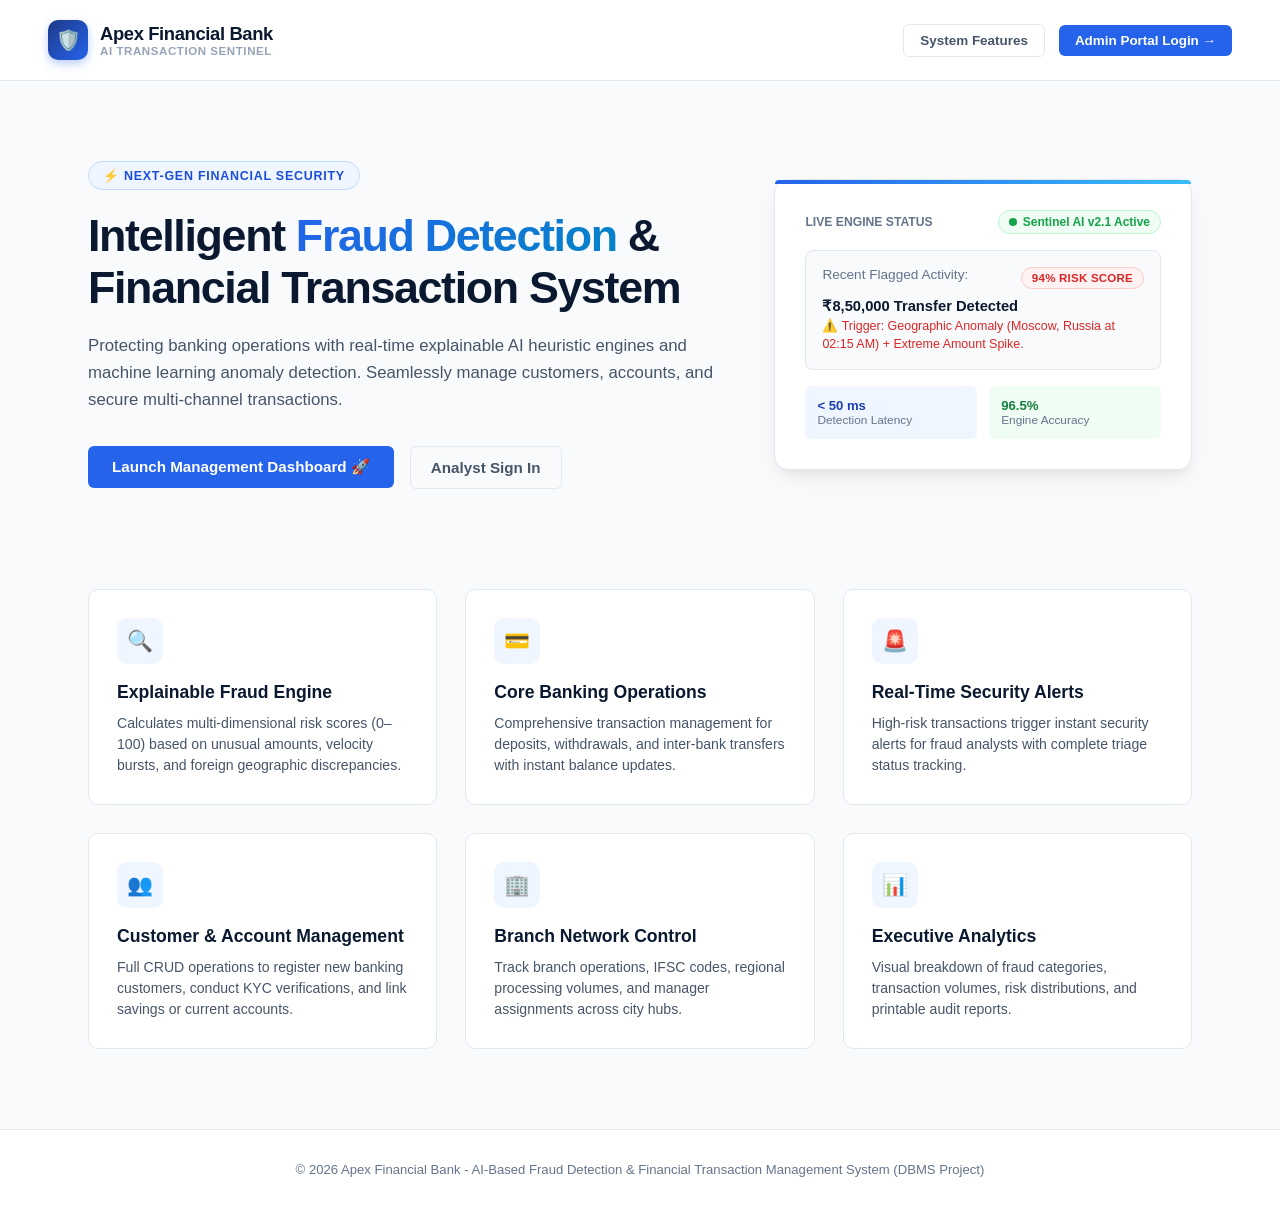
<file: index.html>
<!DOCTYPE html>
<html lang="en">
<head>
    <meta charset="UTF-8">
    <meta name="viewport" content="width=device-width, initial-scale=1.0">
    <title>Apex Bank | AI-Based Fraud Detection & Financial Management</title>
    <link rel="stylesheet" href="static/css/style.css">
    <link rel="stylesheet" href="static/css/components.css">
</head>
<body style="display: block;">

    <!-- Top Navigation -->
    <header class="landing-nav">
        <a href="index.html" class="brand-logo">
            <div class="brand-icon">🛡️</div>
            <div class="brand-text">
                <h1>Apex Financial Bank</h1>
                <p>AI Transaction Sentinel</p>
            </div>
        </a>
        <div style="display: flex; gap: 14px; align-items: center;">
            <a href="#features" class="btn btn-outline">System Features</a>
            <a href="login.html" class="btn btn-primary">Admin Portal Login →</a>
        </div>
    </header>

    <!-- Hero Section -->
    <section class="landing-hero">
        <div>
            <div class="hero-tag">⚡ Next-Gen Financial Security</div>
            <h1 class="hero-title">
                Intelligent <span>Fraud Detection</span> & Financial Transaction System
            </h1>
            <p class="hero-subtitle">
                Protecting banking operations with real-time explainable AI heuristic engines and machine learning anomaly detection. Seamlessly manage customers, accounts, and secure multi-channel transactions.
            </p>
            <div class="hero-cta">
                <a href="dashboard.html" class="btn btn-primary" style="padding: 12px 24px; font-size: 0.95rem;">
                    Launch Management Dashboard 🚀
                </a>
                <a href="login.html" class="btn btn-outline" style="padding: 12px 20px; font-size: 0.95rem;">
                    Analyst Sign In
                </a>
            </div>
        </div>

        <!-- Live Simulation Card -->
        <div class="hero-card">
            <div style="display: flex; justify-content: space-between; align-items: center; margin-bottom: 16px;">
                <span style="font-size: 0.76rem; font-weight: 700; text-transform: uppercase; color: #64748b;">Live Engine Status</span>
                <span class="live-indicator"><span class="pulse-dot"></span> Sentinel AI v2.1 Active</span>
            </div>
            <div style="background: #f8fafc; border-radius: 8px; padding: 16px; margin-bottom: 16px; border: 1px solid #e2e8f0;">
                <div style="display: flex; justify-content: space-between; font-size: 0.85rem; margin-bottom: 8px;">
                    <span style="color: #64748b;">Recent Flagged Activity:</span>
                    <span class="badge badge-high">94% Risk Score</span>
                </div>
                <div style="font-size: 0.92rem; font-weight: 700; color: #0a192f; margin-bottom: 4px;">
                    ₹8,50,000 Transfer Detected
                </div>
                <p style="font-size: 0.78rem; color: #dc2626; line-height: 1.4;">
                    ⚠️ Trigger: Geographic Anomaly (Moscow, Russia at 02:15 AM) + Extreme Amount Spike.
                </p>
            </div>
            <div style="display: grid; grid-template-columns: 1fr 1fr; gap: 12px; font-size: 0.82rem;">
                <div style="background: #eff6ff; padding: 12px; border-radius: 6px;">
                    <div style="color: #1e40af; font-weight: 700;">&lt; 50 ms</div>
                    <div style="color: #64748b; font-size: 0.74rem;">Detection Latency</div>
                </div>
                <div style="background: #f0fdf4; padding: 12px; border-radius: 6px;">
                    <div style="color: #15803d; font-weight: 700;">96.5%</div>
                    <div style="color: #64748b; font-size: 0.74rem;">Engine Accuracy</div>
                </div>
            </div>
        </div>
    </section>

    <!-- Features Section -->
    <section id="features" class="feature-grid">
        <div class="feature-card">
            <div class="feature-icon">🔍</div>
            <h3>Explainable Fraud Engine</h3>
            <p>Calculates multi-dimensional risk scores (0–100) based on unusual amounts, velocity bursts, and foreign geographic discrepancies.</p>
        </div>
        <div class="feature-card">
            <div class="feature-icon">💳</div>
            <h3>Core Banking Operations</h3>
            <p>Comprehensive transaction management for deposits, withdrawals, and inter-bank transfers with instant balance updates.</p>
        </div>
        <div class="feature-card">
            <div class="feature-icon">🚨</div>
            <h3>Real-Time Security Alerts</h3>
            <p>High-risk transactions trigger instant security alerts for fraud analysts with complete triage status tracking.</p>
        </div>
        <div class="feature-card">
            <div class="feature-icon">👥</div>
            <h3>Customer & Account Management</h3>
            <p>Full CRUD operations to register new banking customers, conduct KYC verifications, and link savings or current accounts.</p>
        </div>
        <div class="feature-card">
            <div class="feature-icon">🏢</div>
            <h3>Branch Network Control</h3>
            <p>Track branch operations, IFSC codes, regional processing volumes, and manager assignments across city hubs.</p>
        </div>
        <div class="feature-card">
            <div class="feature-icon">📊</div>
            <h3>Executive Analytics</h3>
            <p>Visual breakdown of fraud categories, transaction volumes, risk distributions, and printable audit reports.</p>
        </div>
    </section>

    <!-- Footer -->
    <footer style="border-top: 1px solid #e2e8f0; padding: 32px 48px; text-align: center; font-size: 0.82rem; color: #64748b; background: white;">
        <p>© 2026 Apex Financial Bank - AI-Based Fraud Detection & Financial Transaction Management System (DBMS Project)</p>
    </footer>

</body>
</html>
</file>
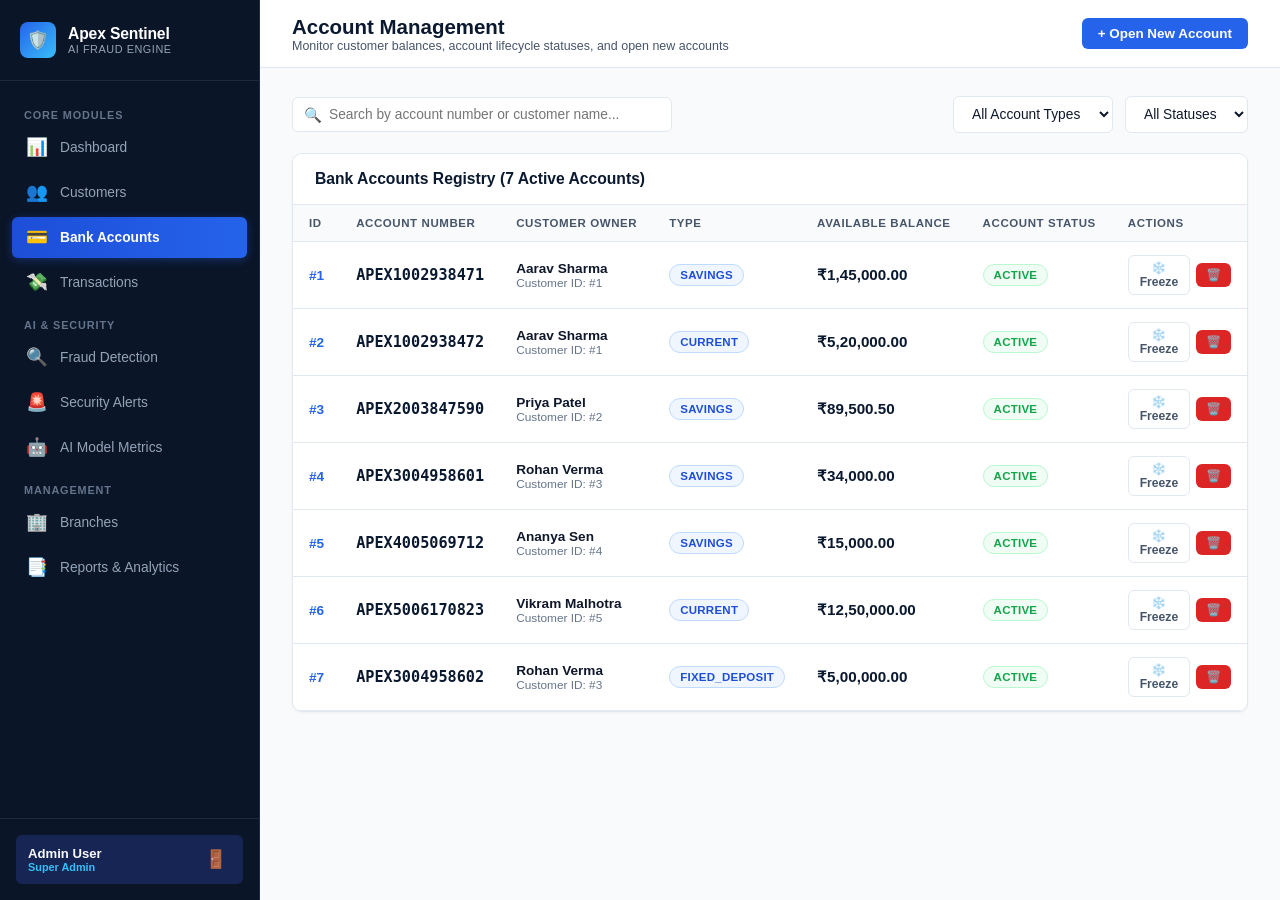
<file: accounts.html>
<!DOCTYPE html>
<html lang="en">
<head>
    <meta charset="UTF-8">
    <meta name="viewport" content="width=device-width, initial-scale=1.0">
    <title>Account Management | Apex Banking Sentinel</title>
    <link rel="stylesheet" href="static/css/style.css">
    <link rel="stylesheet" href="static/css/components.css">
</head>
<body>

    <div class="app-container">
        <!-- Sidebar Navigation -->
        <aside class="app-sidebar">
            <div class="sidebar-header">
                <div class="logo-badge">🛡️</div>
                <div>
                    <h2>Apex Sentinel</h2>
                    <p>AI Fraud Engine</p>
                </div>
            </div>

            <nav class="sidebar-nav">
                <div class="nav-section-title">Core Modules</div>
                <a href="dashboard.html" class="nav-link">
                    <span class="nav-icon">📊</span>
                    <span>Dashboard</span>
                </a>
                <a href="customers.html" class="nav-link">
                    <span class="nav-icon">👥</span>
                    <span>Customers</span>
                </a>
                <a href="accounts.html" class="nav-link active">
                    <span class="nav-icon">💳</span>
                    <span>Bank Accounts</span>
                </a>
                <a href="transactions.html" class="nav-link">
                    <span class="nav-icon">💸</span>
                    <span>Transactions</span>
                </a>

                <div class="nav-section-title">AI & Security</div>
                <a href="fraud-detection.html" class="nav-link">
                    <span class="nav-icon">🔍</span>
                    <span>Fraud Detection</span>
                </a>
                <a href="alerts.html" class="nav-link">
                    <span class="nav-icon">🚨</span>
                    <span>Security Alerts</span>
                </a>
                <a href="ai-models.html" class="nav-link">
                    <span class="nav-icon">🤖</span>
                    <span>AI Model Metrics</span>
                </a>

                <div class="nav-section-title">Management</div>
                <a href="branches.html" class="nav-link">
                    <span class="nav-icon">🏢</span>
                    <span>Branches</span>
                </a>
                <a href="reports.html" class="nav-link">
                    <span class="nav-icon">📑</span>
                    <span>Reports & Analytics</span>
                </a>
            </nav>

            <div class="sidebar-footer">
                <div class="user-profile-badge">
                    <div class="user-info">
                        <div class="name" id="user-display-name">Admin User</div>
                        <div class="role" id="user-display-role">Super Admin</div>
                    </div>
                    <button class="logout-btn" title="Sign Out" onclick="DB_STORE.logout()">🚪</button>
                </div>
            </div>
        </aside>

        <!-- Main Body -->
        <main class="app-main">
            <!-- Top Navbar -->
            <header class="top-navbar">
                <div class="page-title">
                    <h1>Account Management</h1>
                    <p>Monitor customer balances, account lifecycle statuses, and open new accounts</p>
                </div>
                <div class="navbar-actions">
                    <button class="btn btn-primary" onclick="openAccountModal()">
                        + Open New Account
                    </button>
                </div>
            </header>

            <div class="content-container">
                <!-- Toolbar: Search and Filter -->
                <div class="toolbar-bar">
                    <div class="search-input-wrapper">
                        <span class="search-icon">🔍</span>
                        <input type="text" id="account-search" placeholder="Search by account number or customer name..." oninput="filterAccounts()">
                    </div>
                    <div style="display: flex; gap: 12px; align-items: center;">
                        <select id="type-filter" class="filter-select" onchange="filterAccounts()">
                            <option value="ALL">All Account Types</option>
                            <option value="SAVINGS">Savings Account</option>
                            <option value="CURRENT">Current Account</option>
                            <option value="FIXED_DEPOSIT">Fixed Deposit</option>
                        </select>
                        <select id="status-filter" class="filter-select" onchange="filterAccounts()">
                            <option value="ALL">All Statuses</option>
                            <option value="ACTIVE">ACTIVE</option>
                            <option value="FROZEN">FROZEN</option>
                            <option value="DORMANT">DORMANT</option>
                        </select>
                    </div>
                </div>

                <!-- Account Table Card -->
                <div class="card">
                    <div class="card-header">
                        <h3>Bank Accounts Registry (<span id="account-count">0</span> Active Accounts)</h3>
                    </div>
                    <div class="table-responsive">
                        <table class="data-table">
                            <thead>
                                <tr>
                                    <th>ID</th>
                                    <th>Account Number</th>
                                    <th>Customer Owner</th>
                                    <th>Type</th>
                                    <th>Available Balance</th>
                                    <th>Account Status</th>
                                    <th>Actions</th>
                                </tr>
                            </thead>
                            <tbody id="accounts-tbody">
                                <!-- Populated dynamically -->
                            </tbody>
                        </table>
                    </div>
                </div>
            </div>
        </main>
    </div>

    <!-- Account Modal (Open New Account / Edit) -->
    <div class="modal-overlay" id="account-modal">
        <div class="modal-content">
            <div class="modal-header">
                <h4 id="account-modal-title">Open New Bank Account</h4>
                <button class="modal-close" onclick="closeAccountModal()">✕</button>
            </div>
            <form id="account-form" onsubmit="saveAccount(event)">
                <div class="modal-body">
                    <input type="hidden" id="edit-account-id">

                    <div class="form-group">
                        <label for="acc-customer-id">Select Customer Owner *</label>
                        <select id="acc-customer-id" class="form-control" required>
                            <!-- Populated with customer list -->
                        </select>
                    </div>

                    <div class="form-row">
                        <div class="form-group">
                            <label for="acc-type">Account Type *</label>
                            <select id="acc-type" class="form-control" required>
                                <option value="SAVINGS">SAVINGS</option>
                                <option value="CURRENT">CURRENT</option>
                                <option value="FIXED_DEPOSIT">FIXED DEPOSIT</option>
                            </select>
                        </div>
                        <div class="form-group">
                            <label for="acc-balance">Initial Deposit (₹) *</label>
                            <input type="number" id="acc-balance" class="form-control" min="0" step="100" placeholder="e.g. 50000" required>
                        </div>
                    </div>

                    <div class="form-group">
                        <label for="acc-status">Account Operational Status</label>
                        <select id="acc-status" class="form-control">
                            <option value="ACTIVE" selected>ACTIVE</option>
                            <option value="FROZEN">FROZEN (Security Hold)</option>
                            <option value="DORMANT">DORMANT</option>
                            <option value="CLOSED">CLOSED</option>
                        </select>
                    </div>
                </div>
                <div class="modal-footer">
                    <button type="button" class="btn btn-outline" onclick="closeAccountModal()">Cancel</button>
                    <button type="submit" class="btn btn-primary">Save Account</button>
                </div>
            </form>
        </div>
    </div>

    <script src="static/js/data-store.js"></script>
    <script src="static/js/api.js"></script>
    <script>
        let allAccounts = [];

        function renderAccounts(list) {
            const tbody = document.getElementById('accounts-tbody');
            document.getElementById('account-count').textContent = list.length;

            if (list.length === 0) {
                tbody.innerHTML = `<tr><td colspan="7" style="text-align:center; padding: 32px; color: #94a3b8;">No matching account records found.</td></tr>`;
                return;
            }

            tbody.innerHTML = list.map(a => `
                <tr>
                    <td style="font-weight: 700; color: #2563eb;">#${a.account_id}</td>
                    <td>
                        <div style="font-family: monospace; font-size: 0.95rem; font-weight: 700; color: #0a192f;">${a.account_number}</div>
                    </td>
                    <td>
                        <div style="font-weight: 600;">${a.customer_name}</div>
                        <div style="font-size: 0.74rem; color: #64748b;">Customer ID: #${a.customer_id}</div>
                    </td>
                    <td><span class="badge badge-blue">${a.account_type}</span></td>
                    <td style="font-weight: 800; color: #0a192f; font-size: 0.95rem;">
                        ${UI.formatCurrency(a.balance)}
                    </td>
                    <td>
                        ${a.account_status === 'ACTIVE' ? '<span class="badge badge-low">Active</span>' : 
                         (a.account_status === 'FROZEN' ? '<span class="badge badge-high">Frozen</span>' : '<span class="badge badge-gray">' + a.account_status + '</span>')}
                    </td>
                    <td>
                        <div class="action-buttons">
                            <button class="btn btn-outline btn-sm" onclick="toggleFreeze(${a.account_id}, '${a.account_status}')" title="Toggle Freeze">
                                ${a.account_status === 'FROZEN' ? '🔓 Unfreeze' : '❄️ Freeze'}
                            </button>
                            <button class="btn btn-danger btn-sm" onclick="deleteAccount(${a.account_id})" title="Delete Account">🗑️</button>
                        </div>
                    </td>
                </tr>
            `).join('');
        }

        function loadAccounts() {
            allAccounts = DB_STORE.getAccounts();
            filterAccounts();
            populateCustomerSelect();
        }

        function populateCustomerSelect() {
            const customers = DB_STORE.getCustomers();
            const select = document.getElementById('acc-customer-id');
            select.innerHTML = customers.map(c => `<option value="${c.customer_id}">${c.name} (${c.email})</option>`).join('');
        }

        function filterAccounts() {
            const query = document.getElementById('account-search').value.toLowerCase().trim();
            const type = document.getElementById('type-filter').value;
            const status = document.getElementById('status-filter').value;

            const filtered = allAccounts.filter(a => {
                const matchesQuery = a.account_number.toLowerCase().includes(query) || 
                                     a.customer_name.toLowerCase().includes(query);
                const matchesType = (type === 'ALL') || (a.account_type === type);
                const matchesStatus = (status === 'ALL') || (a.account_status === status);
                return matchesQuery && matchesType && matchesStatus;
            });

            renderAccounts(filtered);
        }

        function openAccountModal() {
            document.getElementById('account-modal').classList.add('active');
        }

        function closeAccountModal() {
            document.getElementById('account-modal').classList.remove('active');
            document.getElementById('account-form').reset();
            document.getElementById('edit-account-id').value = '';
        }

        function saveAccount(e) {
            e.preventDefault();
            const accountData = {
                customer_id: document.getElementById('acc-customer-id').value,
                account_type: document.getElementById('acc-type').value,
                balance: parseFloat(document.getElementById('acc-balance').value),
                account_status: document.getElementById('acc-status').value
            };

            DB_STORE.addAccount(accountData);
            UI.showToast('New bank account opened successfully!', 'success');
            closeAccountModal();
            loadAccounts();
        }

        function toggleFreeze(id, currentStatus) {
            const newStatus = currentStatus === 'FROZEN' ? 'ACTIVE' : 'FROZEN';
            DB_STORE.updateAccount(id, { account_status: newStatus });
            UI.showToast(`Account status updated to ${newStatus}.`, newStatus === 'FROZEN' ? 'warning' : 'success');
            loadAccounts();
        }

        function deleteAccount(id) {
            if (confirm('Are you sure you want to close and delete this account?')) {
                DB_STORE.deleteAccount(id);
                UI.showToast('Account deleted.', 'info');
                loadAccounts();
            }
        }

        // Initialize page
        loadAccounts();
    </script>
</body>
</html>
</file>
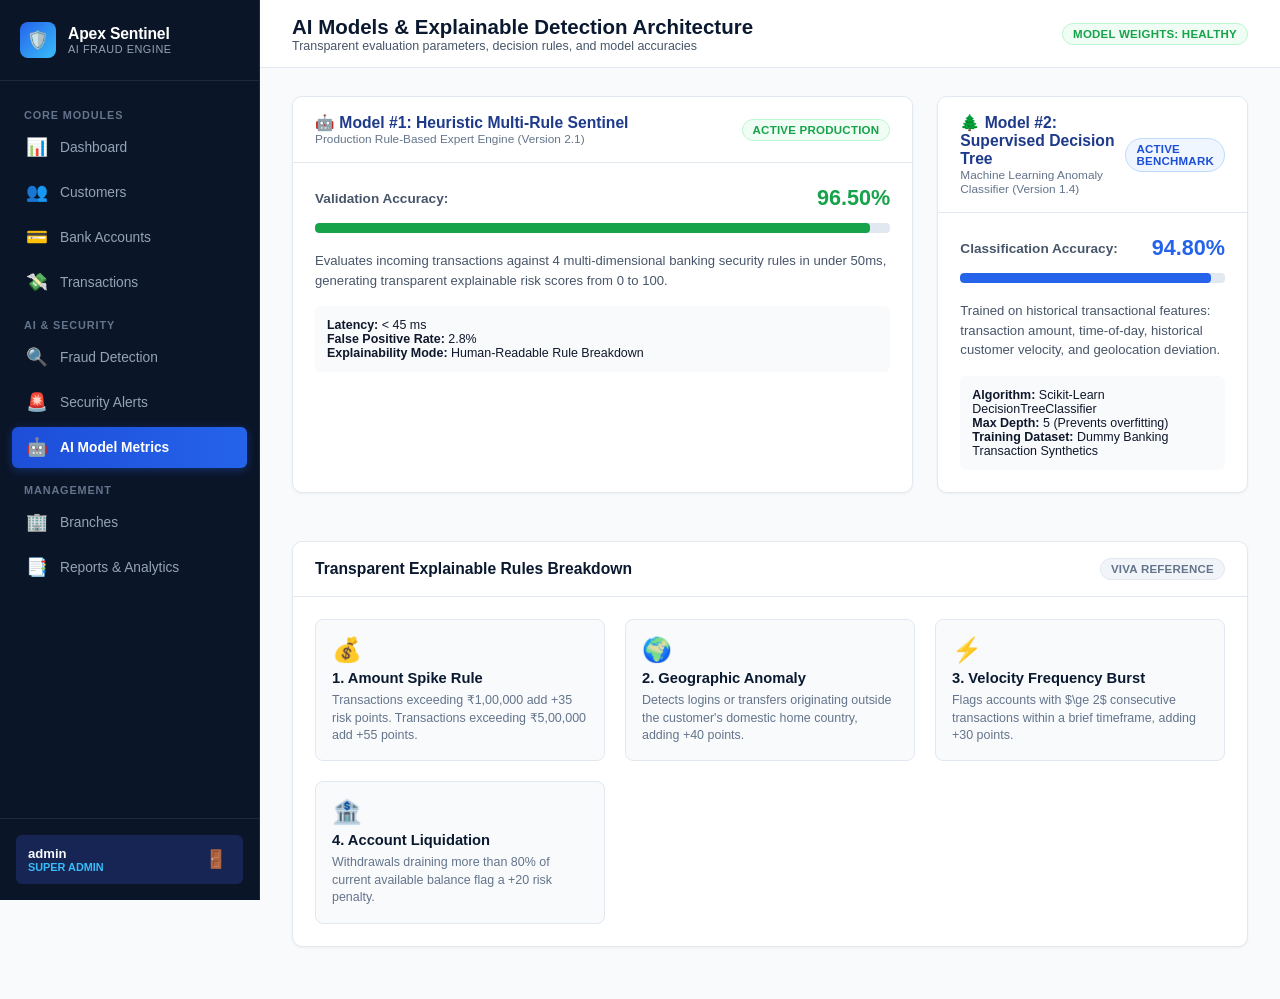
<file: ai-models.html>
<!DOCTYPE html>
<html lang="en">
<head>
    <meta charset="UTF-8">
    <meta name="viewport" content="width=device-width, initial-scale=1.0">
    <title>AI Models & Engines | Apex Banking Sentinel</title>
    <link rel="stylesheet" href="static/css/style.css">
    <link rel="stylesheet" href="static/css/components.css">
</head>
<body>

    <div class="app-container">
        <!-- Sidebar Navigation -->
        <aside class="app-sidebar">
            <div class="sidebar-header">
                <div class="logo-badge">🛡️</div>
                <div>
                    <h2>Apex Sentinel</h2>
                    <p>AI Fraud Engine</p>
                </div>
            </div>

            <nav class="sidebar-nav">
                <div class="nav-section-title">Core Modules</div>
                <a href="dashboard.html" class="nav-link">
                    <span class="nav-icon">📊</span>
                    <span>Dashboard</span>
                </a>
                <a href="customers.html" class="nav-link">
                    <span class="nav-icon">👥</span>
                    <span>Customers</span>
                </a>
                <a href="accounts.html" class="nav-link">
                    <span class="nav-icon">💳</span>
                    <span>Bank Accounts</span>
                </a>
                <a href="transactions.html" class="nav-link">
                    <span class="nav-icon">💸</span>
                    <span>Transactions</span>
                </a>

                <div class="nav-section-title">AI & Security</div>
                <a href="fraud-detection.html" class="nav-link">
                    <span class="nav-icon">🔍</span>
                    <span>Fraud Detection</span>
                </a>
                <a href="alerts.html" class="nav-link">
                    <span class="nav-icon">🚨</span>
                    <span>Security Alerts</span>
                </a>
                <a href="ai-models.html" class="nav-link active">
                    <span class="nav-icon">🤖</span>
                    <span>AI Model Metrics</span>
                </a>

                <div class="nav-section-title">Management</div>
                <a href="branches.html" class="nav-link">
                    <span class="nav-icon">🏢</span>
                    <span>Branches</span>
                </a>
                <a href="reports.html" class="nav-link">
                    <span class="nav-icon">📑</span>
                    <span>Reports & Analytics</span>
                </a>
            </nav>

            <div class="sidebar-footer">
                <div class="user-profile-badge">
                    <div class="user-info">
                        <div class="name" id="user-display-name">Admin User</div>
                        <div class="role" id="user-display-role">Super Admin</div>
                    </div>
                    <button class="logout-btn" title="Sign Out" onclick="DB_STORE.logout()">🚪</button>
                </div>
            </div>
        </aside>

        <!-- Main Body -->
        <main class="app-main">
            <!-- Top Navbar -->
            <header class="top-navbar">
                <div class="page-title">
                    <h1>AI Models & Explainable Detection Architecture</h1>
                    <p>Transparent evaluation parameters, decision rules, and model accuracies</p>
                </div>
                <div class="navbar-actions">
                    <span class="badge badge-low">Model Weights: Healthy</span>
                </div>
            </header>

            <div class="content-container">
                <!-- AI Model Cards -->
                <div class="grid-2">
                    <div class="card">
                        <div class="card-header">
                            <div>
                                <h3 style="color: #1e3a8a;">🤖 Model #1: Heuristic Multi-Rule Sentinel</h3>
                                <p style="font-size: 0.74rem; color: #64748b;">Production Rule-Based Expert Engine (Version 2.1)</p>
                            </div>
                            <span class="badge badge-low">ACTIVE PRODUCTION</span>
                        </div>
                        <div class="card-body">
                            <div style="display: flex; justify-content: space-between; align-items: center; margin-bottom: 12px;">
                                <span style="font-size: 0.85rem; font-weight: 600; color: #475569;">Validation Accuracy:</span>
                                <span style="font-size: 1.35rem; font-weight: 800; color: #16a34a;">96.50%</span>
                            </div>
                            <div class="risk-meter" style="height: 10px; margin-bottom: 18px;">
                                <div class="risk-meter-fill low" style="width: 96.5%;"></div>
                            </div>
                            <p style="font-size: 0.82rem; color: #475569; line-height: 1.5; margin-bottom: 16px;">
                                Evaluates incoming transactions against 4 multi-dimensional banking security rules in under 50ms, generating transparent explainable risk scores from 0 to 100.
                            </p>
                            <div style="background: #f8fafc; border-radius: 6px; padding: 12px; font-size: 0.78rem;">
                                <div><strong>Latency:</strong> &lt; 45 ms</div>
                                <div><strong>False Positive Rate:</strong> 2.8%</div>
                                <div><strong>Explainability Mode:</strong> Human-Readable Rule Breakdown</div>
                            </div>
                        </div>
                    </div>

                    <div class="card">
                        <div class="card-header">
                            <div>
                                <h3 style="color: #1e3a8a;">🌲 Model #2: Supervised Decision Tree</h3>
                                <p style="font-size: 0.74rem; color: #64748b;">Machine Learning Anomaly Classifier (Version 1.4)</p>
                            </div>
                            <span class="badge badge-blue">ACTIVE BENCHMARK</span>
                        </div>
                        <div class="card-body">
                            <div style="display: flex; justify-content: space-between; align-items: center; margin-bottom: 12px;">
                                <span style="font-size: 0.85rem; font-weight: 600; color: #475569;">Classification Accuracy:</span>
                                <span style="font-size: 1.35rem; font-weight: 800; color: #2563eb;">94.80%</span>
                            </div>
                            <div class="risk-meter" style="height: 10px; margin-bottom: 18px;">
                                <div class="risk-meter-fill" style="background: #2563eb; width: 94.8%;"></div>
                            </div>
                            <p style="font-size: 0.82rem; color: #475569; line-height: 1.5; margin-bottom: 16px;">
                                Trained on historical transactional features: transaction amount, time-of-day, historical customer velocity, and geolocation deviation.
                            </p>
                            <div style="background: #f8fafc; border-radius: 6px; padding: 12px; font-size: 0.78rem;">
                                <div><strong>Algorithm:</strong> Scikit-Learn DecisionTreeClassifier</div>
                                <div><strong>Max Depth:</strong> 5 (Prevents overfitting)</div>
                                <div><strong>Training Dataset:</strong> Dummy Banking Transaction Synthetics</div>
                            </div>
                        </div>
                    </div>
                </div>

                <!-- Explainable Rules Architecture Breakdown -->
                <div class="card">
                    <div class="card-header">
                        <h3>Transparent Explainable Rules Breakdown</h3>
                        <span class="badge badge-gray">Viva Reference</span>
                    </div>
                    <div class="card-body">
                        <div class="grid-4" style="margin-bottom: 0;">
                            <div style="background: #f8fafc; border: 1px solid #e2e8f0; border-radius: 8px; padding: 16px;">
                                <div style="font-size: 1.5rem; margin-bottom: 6px;">💰</div>
                                <h4 style="font-size: 0.92rem; color: #0a192f; margin-bottom: 6px;">1. Amount Spike Rule</h4>
                                <p style="font-size: 0.78rem; color: #64748b; line-height: 1.4;">
                                    Transactions exceeding ₹1,00,000 add +35 risk points. Transactions exceeding ₹5,00,000 add +55 points.
                                </p>
                            </div>

                            <div style="background: #f8fafc; border: 1px solid #e2e8f0; border-radius: 8px; padding: 16px;">
                                <div style="font-size: 1.5rem; margin-bottom: 6px;">🌍</div>
                                <h4 style="font-size: 0.92rem; color: #0a192f; margin-bottom: 6px;">2. Geographic Anomaly</h4>
                                <p style="font-size: 0.78rem; color: #64748b; line-height: 1.4;">
                                    Detects logins or transfers originating outside the customer's domestic home country, adding +40 points.
                                </p>
                            </div>

                            <div style="background: #f8fafc; border: 1px solid #e2e8f0; border-radius: 8px; padding: 16px;">
                                <div style="font-size: 1.5rem; margin-bottom: 6px;">⚡</div>
                                <h4 style="font-size: 0.92rem; color: #0a192f; margin-bottom: 6px;">3. Velocity Frequency Burst</h4>
                                <p style="font-size: 0.78rem; color: #64748b; line-height: 1.4;">
                                    Flags accounts with $\ge 2$ consecutive transactions within a brief timeframe, adding +30 points.
                                </p>
                            </div>

                            <div style="background: #f8fafc; border: 1px solid #e2e8f0; border-radius: 8px; padding: 16px;">
                                <div style="font-size: 1.5rem; margin-bottom: 6px;">🏦</div>
                                <h4 style="font-size: 0.92rem; color: #0a192f; margin-bottom: 6px;">4. Account Liquidation</h4>
                                <p style="font-size: 0.78rem; color: #64748b; line-height: 1.4;">
                                    Withdrawals draining more than 80% of current available balance flag a +20 risk penalty.
                                </p>
                            </div>
                        </div>
                    </div>
                </div>
            </div>
        </main>
    </div>

    <script src="static/js/data-store.js"></script>
    <script src="static/js/api.js"></script>
    <script>
        const user = DB_STORE.getCurrentUser();
        if (user) {
            document.getElementById('user-display-name').textContent = user.user_name;
            document.getElementById('user-display-role').textContent = user.role.replace('_', ' ');
        }
    </script>
</body>
</html>
</file>
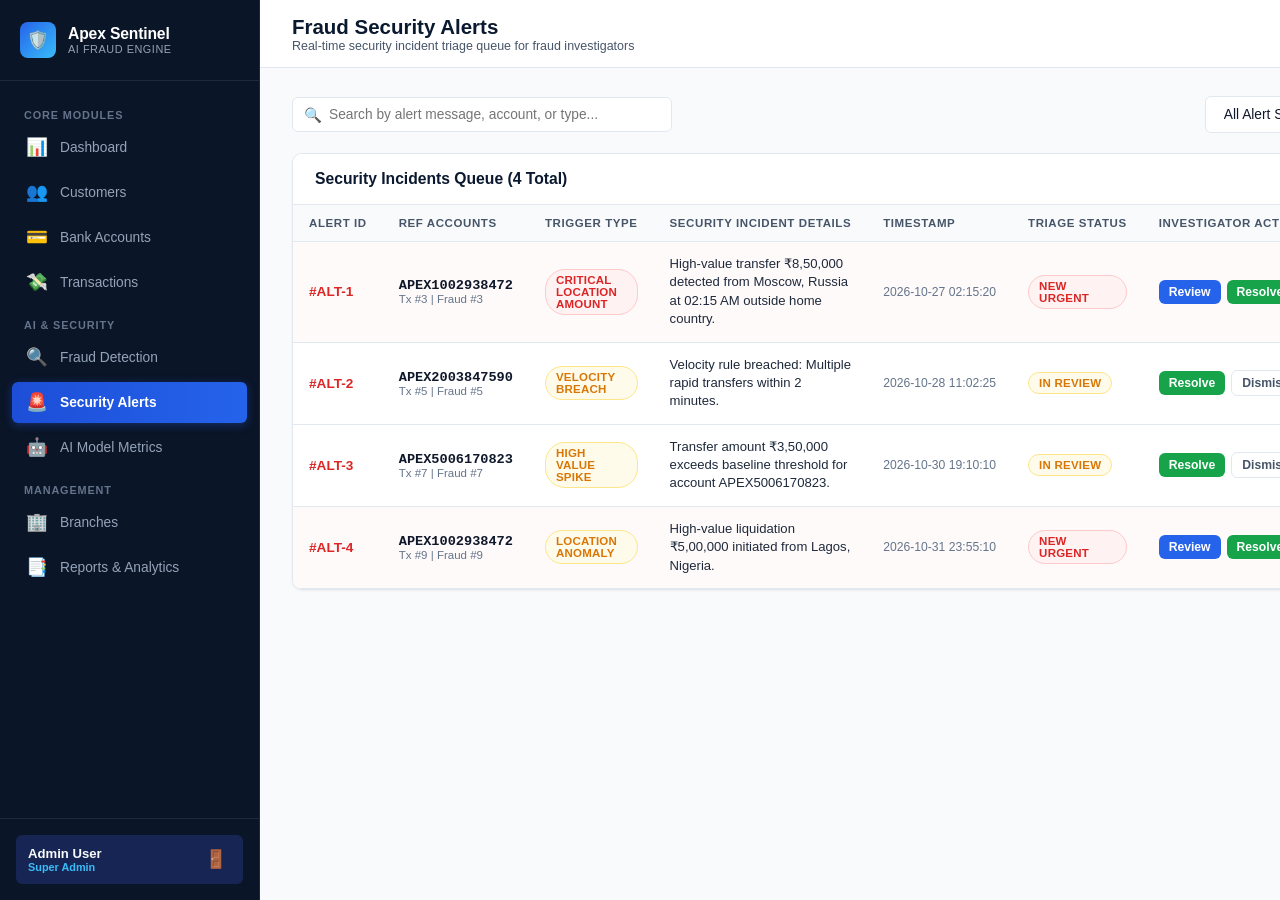
<file: alerts.html>
<!DOCTYPE html>
<html lang="en">
<head>
    <meta charset="UTF-8">
    <meta name="viewport" content="width=device-width, initial-scale=1.0">
    <title>Security Alerts | Apex Banking Sentinel</title>
    <link rel="stylesheet" href="static/css/style.css">
    <link rel="stylesheet" href="static/css/components.css">
</head>
<body>

    <div class="app-container">
        <!-- Sidebar Navigation -->
        <aside class="app-sidebar">
            <div class="sidebar-header">
                <div class="logo-badge">🛡️</div>
                <div>
                    <h2>Apex Sentinel</h2>
                    <p>AI Fraud Engine</p>
                </div>
            </div>

            <nav class="sidebar-nav">
                <div class="nav-section-title">Core Modules</div>
                <a href="dashboard.html" class="nav-link">
                    <span class="nav-icon">📊</span>
                    <span>Dashboard</span>
                </a>
                <a href="customers.html" class="nav-link">
                    <span class="nav-icon">👥</span>
                    <span>Customers</span>
                </a>
                <a href="accounts.html" class="nav-link">
                    <span class="nav-icon">💳</span>
                    <span>Bank Accounts</span>
                </a>
                <a href="transactions.html" class="nav-link">
                    <span class="nav-icon">💸</span>
                    <span>Transactions</span>
                </a>

                <div class="nav-section-title">AI & Security</div>
                <a href="fraud-detection.html" class="nav-link">
                    <span class="nav-icon">🔍</span>
                    <span>Fraud Detection</span>
                </a>
                <a href="alerts.html" class="nav-link active">
                    <span class="nav-icon">🚨</span>
                    <span>Security Alerts</span>
                </a>
                <a href="ai-models.html" class="nav-link">
                    <span class="nav-icon">🤖</span>
                    <span>AI Model Metrics</span>
                </a>

                <div class="nav-section-title">Management</div>
                <a href="branches.html" class="nav-link">
                    <span class="nav-icon">🏢</span>
                    <span>Branches</span>
                </a>
                <a href="reports.html" class="nav-link">
                    <span class="nav-icon">📑</span>
                    <span>Reports & Analytics</span>
                </a>
            </nav>

            <div class="sidebar-footer">
                <div class="user-profile-badge">
                    <div class="user-info">
                        <div class="name" id="user-display-name">Admin User</div>
                        <div class="role" id="user-display-role">Super Admin</div>
                    </div>
                    <button class="logout-btn" title="Sign Out" onclick="DB_STORE.logout()">🚪</button>
                </div>
            </div>
        </aside>

        <!-- Main Body -->
        <main class="app-main">
            <!-- Top Navbar -->
            <header class="top-navbar">
                <div class="page-title">
                    <h1>Fraud Security Alerts</h1>
                    <p>Real-time security incident triage queue for fraud investigators</p>
                </div>
                <div class="navbar-actions">
                    <button class="btn btn-outline btn-sm" onclick="loadAlerts()">🔄 Refresh Queue</button>
                </div>
            </header>

            <div class="content-container">
                <!-- Toolbar: Filter -->
                <div class="toolbar-bar">
                    <div class="search-input-wrapper">
                        <span class="search-icon">🔍</span>
                        <input type="text" id="alert-search" placeholder="Search by alert message, account, or type..." oninput="filterAlerts()">
                    </div>
                    <div style="display: flex; gap: 12px; align-items: center;">
                        <select id="status-filter" class="filter-select" onchange="filterAlerts()">
                            <option value="ALL">All Alert Statuses</option>
                            <option value="NEW">NEW (Unassigned / Urgent)</option>
                            <option value="UNDER_REVIEW">UNDER REVIEW</option>
                            <option value="RESOLVED">RESOLVED</option>
                            <option value="DISMISSED">DISMISSED</option>
                        </select>
                    </div>
                </div>

                <!-- Alerts Table Card -->
                <div class="card">
                    <div class="card-header">
                        <h3>Security Incidents Queue (<span id="alert-count">0</span> Total)</h3>
                    </div>
                    <div class="table-responsive">
                        <table class="data-table">
                            <thead>
                                <tr>
                                    <th>Alert ID</th>
                                    <th>Ref Accounts</th>
                                    <th>Trigger Type</th>
                                    <th>Security Incident Details</th>
                                    <th>Timestamp</th>
                                    <th>Triage Status</th>
                                    <th>Investigator Actions</th>
                                </tr>
                            </thead>
                            <tbody id="alerts-tbody">
                                <!-- Populated dynamically -->
                            </tbody>
                        </table>
                    </div>
                </div>
            </div>
        </main>
    </div>

    <script src="static/js/data-store.js"></script>
    <script src="static/js/api.js"></script>
    <script>
        let allAlerts = [];

        function renderAlerts(list) {
            const tbody = document.getElementById('alerts-tbody');
            document.getElementById('alert-count').textContent = list.length;

            if (list.length === 0) {
                tbody.innerHTML = `<tr><td colspan="7" style="text-align:center; padding: 32px; color: #94a3b8;">No matching security alerts found.</td></tr>`;
                return;
            }

            tbody.innerHTML = list.map(a => `
                <tr style="${a.alert_status === 'NEW' ? 'background: #fffafa;' : ''}">
                    <td style="font-weight: 700; color: #dc2626;">#ALT-${a.alert_id}</td>
                    <td>
                        <div style="font-family: monospace; font-size: 0.85rem; font-weight: 700;">${a.account_number}</div>
                        <div style="font-size: 0.72rem; color: #64748b;">Tx #${a.transaction_id} | Fraud #${a.fraud_id}</div>
                    </td>
                    <td>
                        <span class="badge ${a.alert_type.includes('CRITICAL') ? 'badge-high' : 'badge-medium'}">
                            ${a.alert_type.replace(/_/g, ' ')}
                        </span>
                    </td>
                    <td style="max-width: 320px; font-size: 0.82rem; color: #1e293b; line-height: 1.4;">
                        ${a.alert_message}
                    </td>
                    <td style="font-size: 0.76rem; color: #64748b; white-space: nowrap;">${a.alert_time}</td>
                    <td>
                        ${a.alert_status === 'NEW' ? '<span class="badge badge-high">NEW URGENT</span>' : 
                         (a.alert_status === 'UNDER_REVIEW' ? '<span class="badge badge-medium">IN REVIEW</span>' : 
                         (a.alert_status === 'RESOLVED' ? '<span class="badge badge-low">RESOLVED</span>' : '<span class="badge badge-gray">DISMISSED</span>'))}
                    </td>
                    <td>
                        <div class="action-buttons">
                            ${a.alert_status === 'NEW' ? `
                                <button class="btn btn-primary btn-sm" onclick="changeAlertStatus(${a.alert_id}, 'UNDER_REVIEW')">Review</button>
                            ` : ''}
                            ${a.alert_status !== 'RESOLVED' ? `
                                <button class="btn btn-success btn-sm" onclick="changeAlertStatus(${a.alert_id}, 'RESOLVED')">Resolve</button>
                            ` : ''}
                            ${a.alert_status !== 'DISMISSED' ? `
                                <button class="btn btn-outline btn-sm" onclick="changeAlertStatus(${a.alert_id}, 'DISMISSED')">Dismiss</button>
                            ` : ''}
                            <button class="btn btn-danger btn-sm" onclick="deleteAlertRecord(${a.alert_id})" title="Delete Alert">🗑️</button>
                        </div>
                    </td>
                </tr>
            `).join('');
        }

        function loadAlerts() {
            allAlerts = DB_STORE.getAlerts();
            filterAlerts();
        }

        function filterAlerts() {
            const query = document.getElementById('alert-search').value.toLowerCase().trim();
            const status = document.getElementById('status-filter').value;

            const filtered = allAlerts.filter(a => {
                const matchesQuery = a.alert_message.toLowerCase().includes(query) || 
                                     a.account_number.toLowerCase().includes(query) || 
                                     a.alert_type.toLowerCase().includes(query);
                const matchesStatus = (status === 'ALL') || (a.alert_status === status);
                return matchesQuery && matchesStatus;
            });

            renderAlerts(filtered);
        }

        function changeAlertStatus(id, newStatus) {
            DB_STORE.updateAlertStatus(id, newStatus);
            UI.showToast(`Alert #ALT-${id} marked as ${newStatus}.`, 'success');
            loadAlerts();
        }

        function deleteAlertRecord(id) {
            if (confirm('Delete this alert record from log?')) {
                DB_STORE.deleteAlert(id);
                UI.showToast('Alert removed.', 'info');
                loadAlerts();
            }
        }

        loadAlerts();
    </script>
</body>
</html>
</file>
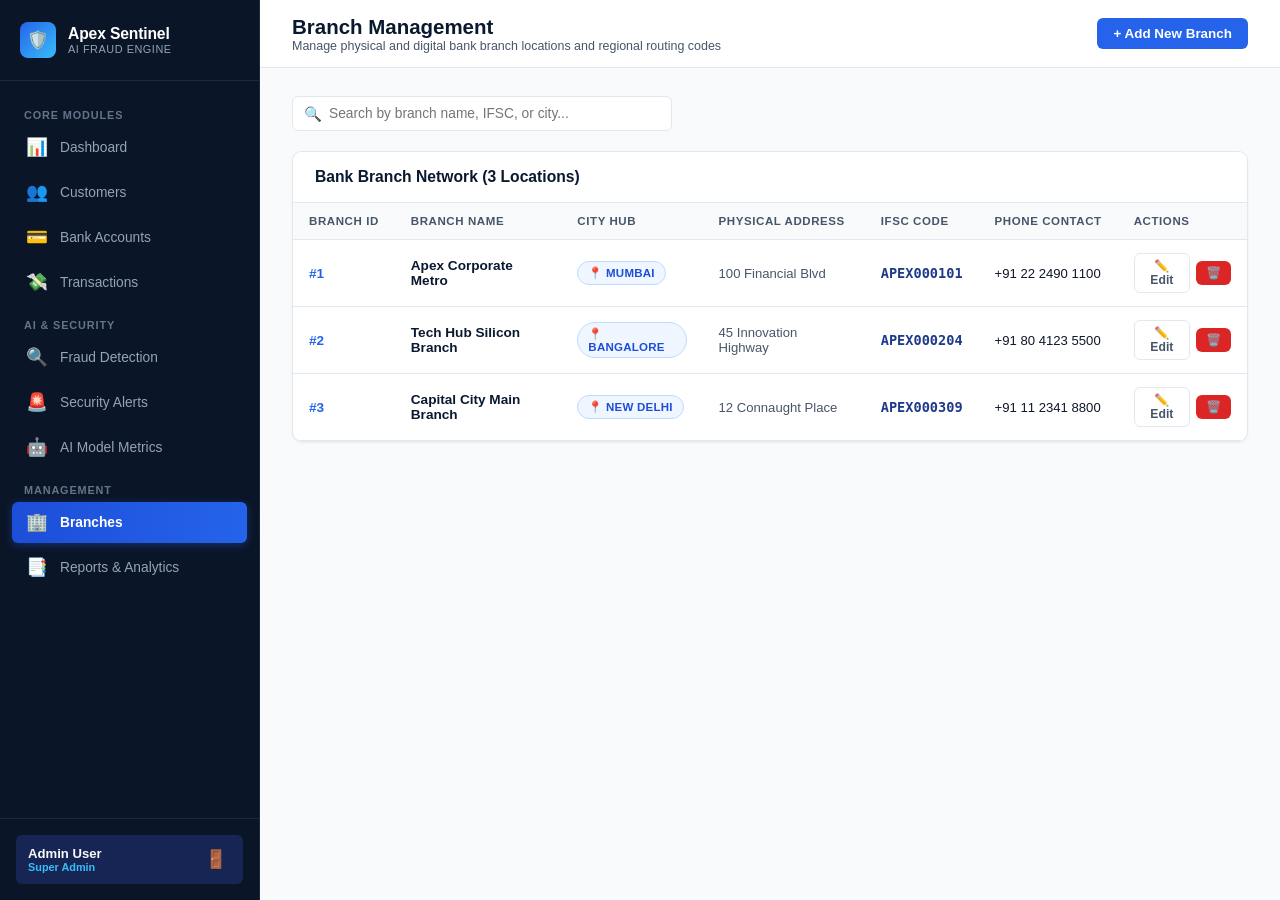
<file: branches.html>
<!DOCTYPE html>
<html lang="en">
<head>
    <meta charset="UTF-8">
    <meta name="viewport" content="width=device-width, initial-scale=1.0">
    <title>Branch Management | Apex Banking Sentinel</title>
    <link rel="stylesheet" href="static/css/style.css">
    <link rel="stylesheet" href="static/css/components.css">
</head>
<body>

    <div class="app-container">
        <!-- Sidebar Navigation -->
        <aside class="app-sidebar">
            <div class="sidebar-header">
                <div class="logo-badge">🛡️</div>
                <div>
                    <h2>Apex Sentinel</h2>
                    <p>AI Fraud Engine</p>
                </div>
            </div>

            <nav class="sidebar-nav">
                <div class="nav-section-title">Core Modules</div>
                <a href="dashboard.html" class="nav-link">
                    <span class="nav-icon">📊</span>
                    <span>Dashboard</span>
                </a>
                <a href="customers.html" class="nav-link">
                    <span class="nav-icon">👥</span>
                    <span>Customers</span>
                </a>
                <a href="accounts.html" class="nav-link">
                    <span class="nav-icon">💳</span>
                    <span>Bank Accounts</span>
                </a>
                <a href="transactions.html" class="nav-link">
                    <span class="nav-icon">💸</span>
                    <span>Transactions</span>
                </a>

                <div class="nav-section-title">AI & Security</div>
                <a href="fraud-detection.html" class="nav-link">
                    <span class="nav-icon">🔍</span>
                    <span>Fraud Detection</span>
                </a>
                <a href="alerts.html" class="nav-link">
                    <span class="nav-icon">🚨</span>
                    <span>Security Alerts</span>
                </a>
                <a href="ai-models.html" class="nav-link">
                    <span class="nav-icon">🤖</span>
                    <span>AI Model Metrics</span>
                </a>

                <div class="nav-section-title">Management</div>
                <a href="branches.html" class="nav-link active">
                    <span class="nav-icon">🏢</span>
                    <span>Branches</span>
                </a>
                <a href="reports.html" class="nav-link">
                    <span class="nav-icon">📑</span>
                    <span>Reports & Analytics</span>
                </a>
            </nav>

            <div class="sidebar-footer">
                <div class="user-profile-badge">
                    <div class="user-info">
                        <div class="name" id="user-display-name">Admin User</div>
                        <div class="role" id="user-display-role">Super Admin</div>
                    </div>
                    <button class="logout-btn" title="Sign Out" onclick="DB_STORE.logout()">🚪</button>
                </div>
            </div>
        </aside>

        <!-- Main Body -->
        <main class="app-main">
            <!-- Top Navbar -->
            <header class="top-navbar">
                <div class="page-title">
                    <h1>Branch Management</h1>
                    <p>Manage physical and digital bank branch locations and regional routing codes</p>
                </div>
                <div class="navbar-actions">
                    <button class="btn btn-primary" onclick="openBranchModal()">
                        + Add New Branch
                    </button>
                </div>
            </header>

            <div class="content-container">
                <!-- Toolbar: Search -->
                <div class="toolbar-bar">
                    <div class="search-input-wrapper">
                        <span class="search-icon">🔍</span>
                        <input type="text" id="branch-search" placeholder="Search by branch name, IFSC, or city..." oninput="filterBranches()">
                    </div>
                </div>

                <!-- Branches Table Card -->
                <div class="card">
                    <div class="card-header">
                        <h3>Bank Branch Network (<span id="branch-count">0</span> Locations)</h3>
                    </div>
                    <div class="table-responsive">
                        <table class="data-table">
                            <thead>
                                <tr>
                                    <th>Branch ID</th>
                                    <th>Branch Name</th>
                                    <th>City Hub</th>
                                    <th>Physical Address</th>
                                    <th>IFSC Code</th>
                                    <th>Phone Contact</th>
                                    <th>Actions</th>
                                </tr>
                            </thead>
                            <tbody id="branches-tbody">
                                <!-- Populated dynamically -->
                            </tbody>
                        </table>
                    </div>
                </div>
            </div>
        </main>
    </div>

    <!-- Branch Modal -->
    <div class="modal-overlay" id="branch-modal">
        <div class="modal-content">
            <div class="modal-header">
                <h4 id="branch-modal-title">Register New Branch</h4>
                <button class="modal-close" onclick="closeBranchModal()">✕</button>
            </div>
            <form id="branch-form" onsubmit="saveBranch(event)">
                <div class="modal-body">
                    <input type="hidden" id="edit-branch-id">

                    <div class="form-group">
                        <label for="branch-name">Branch Name *</label>
                        <input type="text" id="branch-name" class="form-control" placeholder="e.g. Apex Corporate Metro" required>
                    </div>

                    <div class="form-row">
                        <div class="form-group">
                            <label for="branch-city">City / Region *</label>
                            <input type="text" id="branch-city" class="form-control" placeholder="e.g. Mumbai" required>
                        </div>
                        <div class="form-group">
                            <label for="branch-ifsc">IFSC Routing Code *</label>
                            <input type="text" id="branch-ifsc" class="form-control" placeholder="e.g. APEX000101" required>
                        </div>
                    </div>

                    <div class="form-group">
                        <label for="branch-address">Full Physical Address *</label>
                        <input type="text" id="branch-address" class="form-control" placeholder="Street and building location" required>
                    </div>

                    <div class="form-group">
                        <label for="branch-phone">Branch Contact Phone *</label>
                        <input type="text" id="branch-phone" class="form-control" placeholder="e.g. +91 22 2490 1100" required>
                    </div>
                </div>
                <div class="modal-footer">
                    <button type="button" class="btn btn-outline" onclick="closeBranchModal()">Cancel</button>
                    <button type="submit" class="btn btn-primary">Save Branch</button>
                </div>
            </form>
        </div>
    </div>

    <script src="static/js/data-store.js"></script>
    <script src="static/js/api.js"></script>
    <script>
        let allBranches = [];

        function renderBranches(list) {
            const tbody = document.getElementById('branches-tbody');
            document.getElementById('branch-count').textContent = list.length;

            if (list.length === 0) {
                tbody.innerHTML = `<tr><td colspan="7" style="text-align:center; padding: 32px; color: #94a3b8;">No matching branches found.</td></tr>`;
                return;
            }

            tbody.innerHTML = list.map(b => `
                <tr>
                    <td style="font-weight: 700; color: #2563eb;">#${b.branch_id}</td>
                    <td>
                        <div style="font-weight: 700; color: #0a192f;">${b.branch_name}</div>
                    </td>
                    <td><span class="badge badge-blue">📍 ${b.city}</span></td>
                    <td style="font-size: 0.82rem; color: #475569;">${b.address}</td>
                    <td>
                        <span style="font-family: monospace; font-weight: 700; color: #1e3a8a;">${b.ifsc_code}</span>
                    </td>
                    <td style="font-size: 0.82rem;">${b.phone_number}</td>
                    <td>
                        <div class="action-buttons">
                            <button class="btn btn-outline btn-sm" onclick="editBranch(${b.branch_id})">✏️ Edit</button>
                            <button class="btn btn-danger btn-sm" onclick="deleteBranchRecord(${b.branch_id})">🗑️</button>
                        </div>
                    </td>
                </tr>
            `).join('');
        }

        function loadBranches() {
            allBranches = DB_STORE.getBranches();
            filterBranches();
        }

        function filterBranches() {
            const query = document.getElementById('branch-search').value.toLowerCase().trim();
            const filtered = allBranches.filter(b => 
                b.branch_name.toLowerCase().includes(query) || 
                b.city.toLowerCase().includes(query) || 
                b.ifsc_code.toLowerCase().includes(query)
            );
            renderBranches(filtered);
        }

        function openBranchModal(isEdit = false) {
            document.getElementById('branch-modal-title').textContent = isEdit ? 'Update Branch Details' : 'Register New Branch';
            document.getElementById('branch-modal').classList.add('active');
        }

        function closeBranchModal() {
            document.getElementById('branch-modal').classList.remove('active');
            document.getElementById('branch-form').reset();
            document.getElementById('edit-branch-id').value = '';
        }

        function editBranch(id) {
            const branch = allBranches.find(b => b.branch_id === id);
            if (!branch) return;

            document.getElementById('edit-branch-id').value = branch.branch_id;
            document.getElementById('branch-name').value = branch.branch_name;
            document.getElementById('branch-city').value = branch.city;
            document.getElementById('branch-ifsc').value = branch.ifsc_code;
            document.getElementById('branch-address').value = branch.address;
            document.getElementById('branch-phone').value = branch.phone_number;

            openBranchModal(true);
        }

        function saveBranch(e) {
            e.preventDefault();
            const editId = document.getElementById('edit-branch-id').value;

            const branchData = {
                branch_name: document.getElementById('branch-name').value.trim(),
                city: document.getElementById('branch-city').value.trim(),
                ifsc_code: document.getElementById('branch-ifsc').value.trim(),
                address: document.getElementById('branch-address').value.trim(),
                phone_number: document.getElementById('branch-phone').value.trim()
            };

            if (editId) {
                DB_STORE.updateBranch(editId, branchData);
                UI.showToast('Branch details updated!', 'success');
            } else {
                DB_STORE.addBranch(branchData);
                UI.showToast('New bank branch registered!', 'success');
            }

            closeBranchModal();
            loadBranches();
        }

        function deleteBranchRecord(id) {
            if (confirm('Delete this branch location?')) {
                DB_STORE.deleteBranch(id);
                UI.showToast('Branch removed.', 'info');
                loadBranches();
            }
        }

        loadBranches();
    </script>
</body>
</html>
</file>
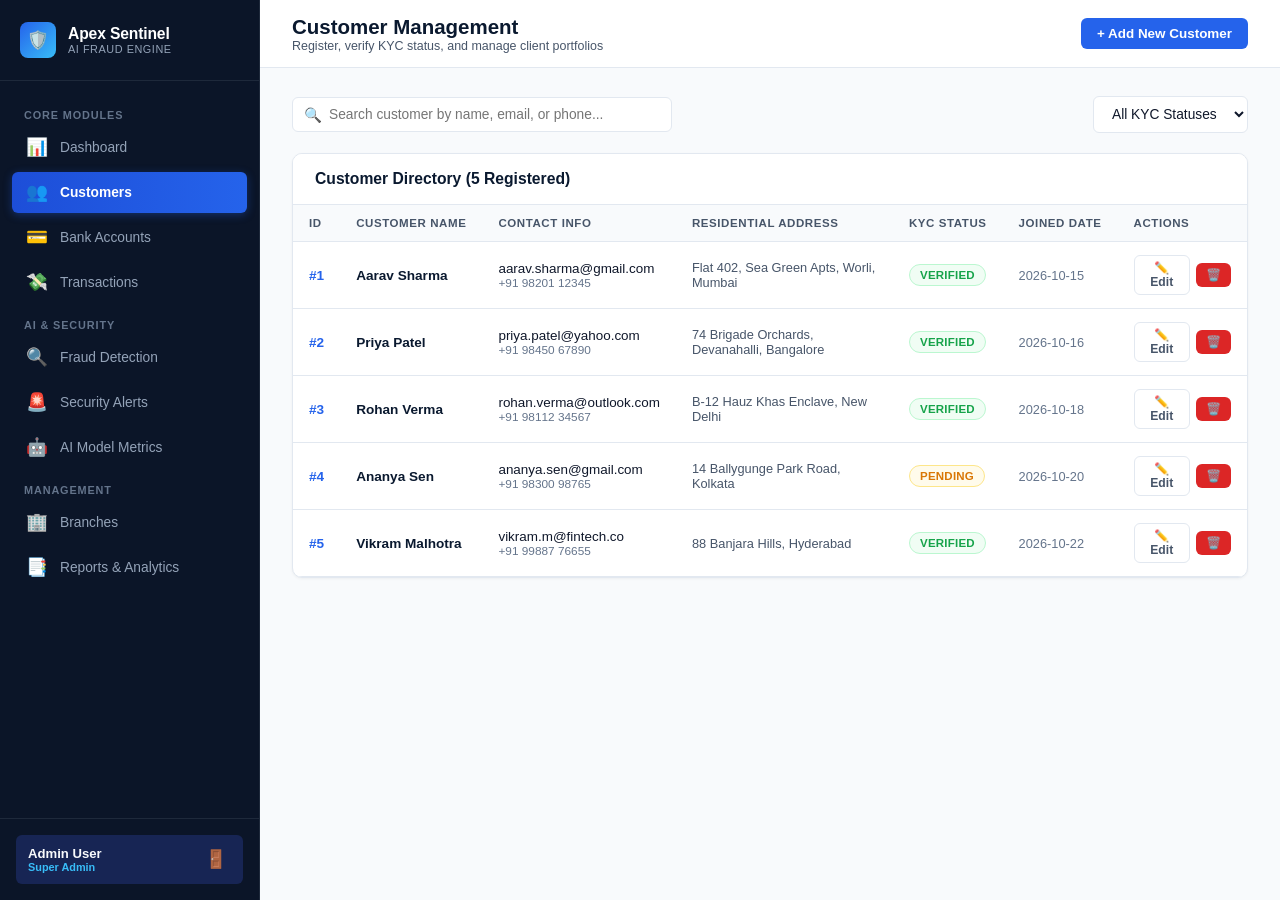
<file: customers.html>
<!DOCTYPE html>
<html lang="en">
<head>
    <meta charset="UTF-8">
    <meta name="viewport" content="width=device-width, initial-scale=1.0">
    <title>Customer Management | Apex Banking Sentinel</title>
    <link rel="stylesheet" href="static/css/style.css">
    <link rel="stylesheet" href="static/css/components.css">
</head>
<body>

    <div class="app-container">
        <!-- Sidebar Navigation -->
        <aside class="app-sidebar">
            <div class="sidebar-header">
                <div class="logo-badge">🛡️</div>
                <div>
                    <h2>Apex Sentinel</h2>
                    <p>AI Fraud Engine</p>
                </div>
            </div>

            <nav class="sidebar-nav">
                <div class="nav-section-title">Core Modules</div>
                <a href="dashboard.html" class="nav-link">
                    <span class="nav-icon">📊</span>
                    <span>Dashboard</span>
                </a>
                <a href="customers.html" class="nav-link active">
                    <span class="nav-icon">👥</span>
                    <span>Customers</span>
                </a>
                <a href="accounts.html" class="nav-link">
                    <span class="nav-icon">💳</span>
                    <span>Bank Accounts</span>
                </a>
                <a href="transactions.html" class="nav-link">
                    <span class="nav-icon">💸</span>
                    <span>Transactions</span>
                </a>

                <div class="nav-section-title">AI & Security</div>
                <a href="fraud-detection.html" class="nav-link">
                    <span class="nav-icon">🔍</span>
                    <span>Fraud Detection</span>
                </a>
                <a href="alerts.html" class="nav-link">
                    <span class="nav-icon">🚨</span>
                    <span>Security Alerts</span>
                </a>
                <a href="ai-models.html" class="nav-link">
                    <span class="nav-icon">🤖</span>
                    <span>AI Model Metrics</span>
                </a>

                <div class="nav-section-title">Management</div>
                <a href="branches.html" class="nav-link">
                    <span class="nav-icon">🏢</span>
                    <span>Branches</span>
                </a>
                <a href="reports.html" class="nav-link">
                    <span class="nav-icon">📑</span>
                    <span>Reports & Analytics</span>
                </a>
            </nav>

            <div class="sidebar-footer">
                <div class="user-profile-badge">
                    <div class="user-info">
                        <div class="name" id="user-display-name">Admin User</div>
                        <div class="role" id="user-display-role">Super Admin</div>
                    </div>
                    <button class="logout-btn" title="Sign Out" onclick="DB_STORE.logout()">🚪</button>
                </div>
            </div>
        </aside>

        <!-- Main Body -->
        <main class="app-main">
            <!-- Top Navbar -->
            <header class="top-navbar">
                <div class="page-title">
                    <h1>Customer Management</h1>
                    <p>Register, verify KYC status, and manage client portfolios</p>
                </div>
                <div class="navbar-actions">
                    <button class="btn btn-primary" onclick="openCustomerModal()">
                        + Add New Customer
                    </button>
                </div>
            </header>

            <div class="content-container">
                <!-- Toolbar: Search and Filter -->
                <div class="toolbar-bar">
                    <div class="search-input-wrapper">
                        <span class="search-icon">🔍</span>
                        <input type="text" id="customer-search" placeholder="Search customer by name, email, or phone..." oninput="filterCustomers()">
                    </div>
                    <div style="display: flex; gap: 12px; align-items: center;">
                        <select id="kyc-filter" class="filter-select" onchange="filterCustomers()">
                            <option value="ALL">All KYC Statuses</option>
                            <option value="VERIFIED">Verified Only</option>
                            <option value="PENDING">Pending Only</option>
                            <option value="REJECTED">Rejected Only</option>
                        </select>
                    </div>
                </div>

                <!-- Customer Table Card -->
                <div class="card">
                    <div class="card-header">
                        <h3>Customer Directory (<span id="customer-count">0</span> Registered)</h3>
                    </div>
                    <div class="table-responsive">
                        <table class="data-table">
                            <thead>
                                <tr>
                                    <th>ID</th>
                                    <th>Customer Name</th>
                                    <th>Contact Info</th>
                                    <th>Residential Address</th>
                                    <th>KYC Status</th>
                                    <th>Joined Date</th>
                                    <th>Actions</th>
                                </tr>
                            </thead>
                            <tbody id="customers-tbody">
                                <!-- Populated dynamically -->
                            </tbody>
                        </table>
                    </div>
                </div>
            </div>
        </main>
    </div>

    <!-- Customer Modal (Add / Edit) -->
    <div class="modal-overlay" id="customer-modal">
        <div class="modal-content">
            <div class="modal-header">
                <h4 id="modal-title">Register New Customer</h4>
                <button class="modal-close" onclick="closeCustomerModal()">✕</button>
            </div>
            <form id="customer-form" onsubmit="saveCustomer(event)">
                <div class="modal-body">
                    <input type="hidden" id="edit-customer-id">
                    
                    <div class="form-group">
                        <label for="cust-name">Full Legal Name *</label>
                        <input type="text" id="cust-name" class="form-control" placeholder="e.g. Aarav Sharma" required>
                    </div>

                    <div class="form-row">
                        <div class="form-group">
                            <label for="cust-email">Email Address *</label>
                            <input type="email" id="cust-email" class="form-control" placeholder="e.g. aarav@gmail.com" required>
                        </div>
                        <div class="form-group">
                            <label for="cust-phone">Phone Number *</label>
                            <input type="text" id="cust-phone" class="form-control" placeholder="e.g. +91 98201 12345" required>
                        </div>
                    </div>

                    <div class="form-group">
                        <label for="cust-address">Residential Address *</label>
                        <textarea id="cust-address" class="form-control" rows="2" placeholder="Full permanent address" required></textarea>
                    </div>

                    <div class="form-group">
                        <label for="cust-kyc">KYC Verification Status</label>
                        <select id="cust-kyc" class="form-control">
                            <option value="VERIFIED">VERIFIED</option>
                            <option value="PENDING" selected>PENDING</option>
                            <option value="REJECTED">REJECTED</option>
                        </select>
                    </div>
                </div>
                <div class="modal-footer">
                    <button type="button" class="btn btn-outline" onclick="closeCustomerModal()">Cancel</button>
                    <button type="submit" class="btn btn-primary" id="save-cust-btn">Save Customer</button>
                </div>
            </form>
        </div>
    </div>

    <script src="static/js/data-store.js"></script>
    <script src="static/js/api.js"></script>
    <script>
        let allCustomers = [];

        function renderCustomers(list) {
            const tbody = document.getElementById('customers-tbody');
            document.getElementById('customer-count').textContent = list.length;

            if (list.length === 0) {
                tbody.innerHTML = `<tr><td colspan="7" style="text-align:center; padding: 32px; color: #94a3b8;">No matching customer records found.</td></tr>`;
                return;
            }

            tbody.innerHTML = list.map(c => `
                <tr>
                    <td style="font-weight: 700; color: #2563eb;">#${c.customer_id}</td>
                    <td>
                        <div style="font-weight: 700; color: #0a192f;">${c.name}</div>
                    </td>
                    <td>
                        <div style="font-size: 0.84rem;">${c.email}</div>
                        <div style="font-size: 0.74rem; color: #64748b;">${c.phone}</div>
                    </td>
                    <td style="max-width: 240px; font-size: 0.8rem; color: #475569;">${c.address}</td>
                    <td>
                        ${c.kyc_status === 'VERIFIED' ? '<span class="badge badge-low">Verified</span>' : 
                         (c.kyc_status === 'PENDING' ? '<span class="badge badge-medium">Pending</span>' : '<span class="badge badge-high">Rejected</span>')}
                    </td>
                    <td style="font-size: 0.8rem; color: #64748b;">${c.created_at || '2026-10-20'}</td>
                    <td>
                        <div class="action-buttons">
                            <button class="btn btn-outline btn-sm" onclick="editCustomer(${c.customer_id})" title="Edit Profile">✏️ Edit</button>
                            <button class="btn btn-danger btn-sm" onclick="deleteCustomer(${c.customer_id})" title="Delete Customer">🗑️</button>
                        </div>
                    </td>
                </tr>
            `).join('');
        }

        function loadCustomers() {
            allCustomers = DB_STORE.getCustomers();
            filterCustomers();
        }

        function filterCustomers() {
            const query = document.getElementById('customer-search').value.toLowerCase().trim();
            const kyc = document.getElementById('kyc-filter').value;

            const filtered = allCustomers.filter(c => {
                const matchesQuery = c.name.toLowerCase().includes(query) || 
                                     c.email.toLowerCase().includes(query) || 
                                     c.phone.includes(query);
                const matchesKyc = (kyc === 'ALL') || (c.kyc_status === kyc);
                return matchesQuery && matchesKyc;
            });

            renderCustomers(filtered);
        }

        function openCustomerModal(isEdit = false) {
            document.getElementById('modal-title').textContent = isEdit ? 'Update Customer Profile' : 'Register New Customer';
            document.getElementById('customer-modal').classList.add('active');
        }

        function closeCustomerModal() {
            document.getElementById('customer-modal').classList.remove('active');
            document.getElementById('customer-form').reset();
            document.getElementById('edit-customer-id').value = '';
        }

        function editCustomer(id) {
            const customer = DB_STORE.getCustomerById(id);
            if (!customer) return;

            document.getElementById('edit-customer-id').value = customer.customer_id;
            document.getElementById('cust-name').value = customer.name;
            document.getElementById('cust-email').value = customer.email;
            document.getElementById('cust-phone').value = customer.phone;
            document.getElementById('cust-address').value = customer.address;
            document.getElementById('cust-kyc').value = customer.kyc_status;

            openCustomerModal(true);
        }

        function saveCustomer(e) {
            e.preventDefault();
            const editId = document.getElementById('edit-customer-id').value;

            const customerData = {
                name: document.getElementById('cust-name').value.trim(),
                email: document.getElementById('cust-email').value.trim(),
                phone: document.getElementById('cust-phone').value.trim(),
                address: document.getElementById('cust-address').value.trim(),
                kyc_status: document.getElementById('cust-kyc').value
            };

            if (editId) {
                DB_STORE.updateCustomer(editId, customerData);
                UI.showToast('Customer profile updated successfully!', 'success');
            } else {
                DB_STORE.addCustomer(customerData);
                UI.showToast('New customer registered successfully!', 'success');
            }

            closeCustomerModal();
            loadCustomers();
        }

        function deleteCustomer(id) {
            if (confirm('Are you sure you want to delete this customer? This action cannot be undone.')) {
                DB_STORE.deleteCustomer(id);
                UI.showToast('Customer record deleted.', 'info');
                loadCustomers();
            }
        }

        // Initialize page
        loadCustomers();
    </script>
</body>
</html>
</file>
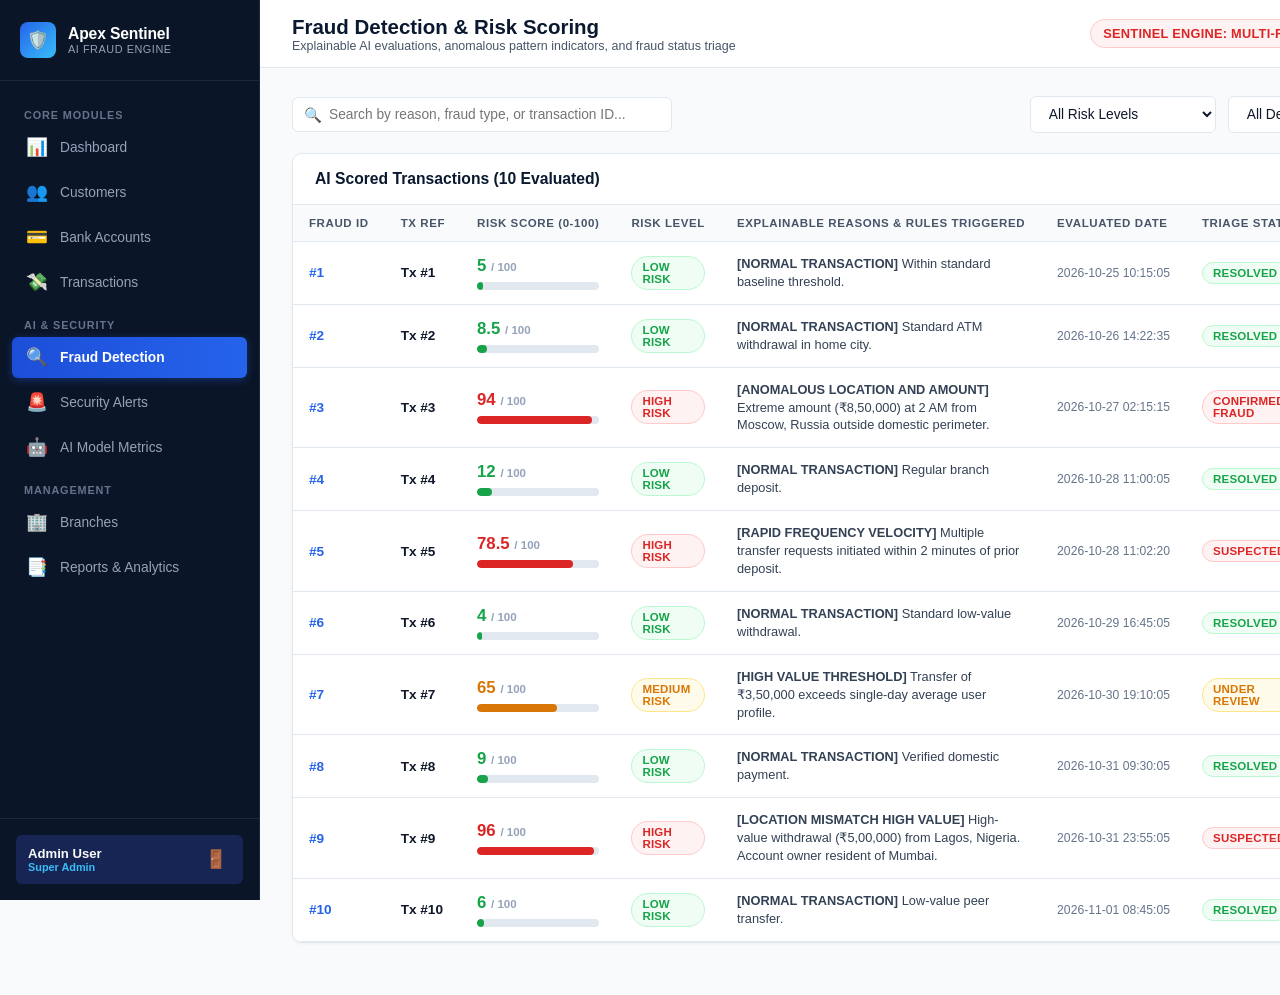
<file: fraud-detection.html>
<!DOCTYPE html>
<html lang="en">
<head>
    <meta charset="UTF-8">
    <meta name="viewport" content="width=device-width, initial-scale=1.0">
    <title>Fraud Detection Engine | Apex Banking Sentinel</title>
    <link rel="stylesheet" href="static/css/style.css">
    <link rel="stylesheet" href="static/css/components.css">
</head>
<body>

    <div class="app-container">
        <!-- Sidebar Navigation -->
        <aside class="app-sidebar">
            <div class="sidebar-header">
                <div class="logo-badge">🛡️</div>
                <div>
                    <h2>Apex Sentinel</h2>
                    <p>AI Fraud Engine</p>
                </div>
            </div>

            <nav class="sidebar-nav">
                <div class="nav-section-title">Core Modules</div>
                <a href="dashboard.html" class="nav-link">
                    <span class="nav-icon">📊</span>
                    <span>Dashboard</span>
                </a>
                <a href="customers.html" class="nav-link">
                    <span class="nav-icon">👥</span>
                    <span>Customers</span>
                </a>
                <a href="accounts.html" class="nav-link">
                    <span class="nav-icon">💳</span>
                    <span>Bank Accounts</span>
                </a>
                <a href="transactions.html" class="nav-link">
                    <span class="nav-icon">💸</span>
                    <span>Transactions</span>
                </a>

                <div class="nav-section-title">AI & Security</div>
                <a href="fraud-detection.html" class="nav-link active">
                    <span class="nav-icon">🔍</span>
                    <span>Fraud Detection</span>
                </a>
                <a href="alerts.html" class="nav-link">
                    <span class="nav-icon">🚨</span>
                    <span>Security Alerts</span>
                </a>
                <a href="ai-models.html" class="nav-link">
                    <span class="nav-icon">🤖</span>
                    <span>AI Model Metrics</span>
                </a>

                <div class="nav-section-title">Management</div>
                <a href="branches.html" class="nav-link">
                    <span class="nav-icon">🏢</span>
                    <span>Branches</span>
                </a>
                <a href="reports.html" class="nav-link">
                    <span class="nav-icon">📑</span>
                    <span>Reports & Analytics</span>
                </a>
            </nav>

            <div class="sidebar-footer">
                <div class="user-profile-badge">
                    <div class="user-info">
                        <div class="name" id="user-display-name">Admin User</div>
                        <div class="role" id="user-display-role">Super Admin</div>
                    </div>
                    <button class="logout-btn" title="Sign Out" onclick="DB_STORE.logout()">🚪</button>
                </div>
            </div>
        </aside>

        <!-- Main Body -->
        <main class="app-main">
            <!-- Top Navbar -->
            <header class="top-navbar">
                <div class="page-title">
                    <h1>Fraud Detection & Risk Scoring</h1>
                    <p>Explainable AI evaluations, anomalous pattern indicators, and fraud status triage</p>
                </div>
                <div class="navbar-actions">
                    <span class="badge badge-high" style="font-size: 0.8rem; padding: 6px 12px;">
                        Sentinel Engine: Multi-Factor Rule v2.1
                    </span>
                </div>
            </header>

            <div class="content-container">
                <!-- Toolbar: Filter -->
                <div class="toolbar-bar">
                    <div class="search-input-wrapper">
                        <span class="search-icon">🔍</span>
                        <input type="text" id="fraud-search" placeholder="Search by reason, fraud type, or transaction ID..." oninput="filterFraudRecords()">
                    </div>
                    <div style="display: flex; gap: 12px; align-items: center;">
                        <select id="risk-filter" class="filter-select" onchange="filterFraudRecords()">
                            <option value="ALL">All Risk Levels</option>
                            <option value="HIGH">High Risk (70 - 100)</option>
                            <option value="MEDIUM">Medium Risk (40 - 69)</option>
                            <option value="LOW">Low Risk (0 - 39)</option>
                        </select>
                        <select id="status-filter" class="filter-select" onchange="filterFraudRecords()">
                            <option value="ALL">All Decision Statuses</option>
                            <option value="SUSPECTED">SUSPECTED</option>
                            <option value="CONFIRMED_FRAUD">CONFIRMED FRAUD</option>
                            <option value="UNDER_REVIEW">UNDER REVIEW</option>
                            <option value="RESOLVED">RESOLVED</option>
                        </select>
                    </div>
                </div>

                <!-- Fraud Records Table Card -->
                <div class="card">
                    <div class="card-header">
                        <h3>AI Scored Transactions (<span id="fraud-count">0</span> Evaluated)</h3>
                    </div>
                    <div class="table-responsive">
                        <table class="data-table">
                            <thead>
                                <tr>
                                    <th>Fraud ID</th>
                                    <th>Tx Ref</th>
                                    <th>Risk Score (0-100)</th>
                                    <th>Risk Level</th>
                                    <th>Explainable Reasons & Rules Triggered</th>
                                    <th>Evaluated Date</th>
                                    <th>Triage Status</th>
                                    <th>Actions</th>
                                </tr>
                            </thead>
                            <tbody id="fraud-tbody">
                                <!-- Populated dynamically -->
                            </tbody>
                        </table>
                    </div>
                </div>
            </div>
        </main>
    </div>

    <!-- Triage Status Modal -->
    <div class="modal-overlay" id="status-modal">
        <div class="modal-content">
            <div class="modal-header">
                <h4>Update Fraud Investigation Status</h4>
                <button class="modal-close" onclick="closeStatusModal()">✕</button>
            </div>
            <div class="modal-body">
                <input type="hidden" id="selected-fraud-id">
                <p style="font-size: 0.84rem; color: #475569; margin-bottom: 16px;">
                    Change the analytical outcome for this transaction after manual investigation:
                </p>
                <div class="form-group">
                    <label for="new-fraud-status">Decision Status</label>
                    <select id="new-fraud-status" class="form-control">
                        <option value="SUSPECTED">SUSPECTED (Active monitoring)</option>
                        <option value="CONFIRMED_FRAUD">CONFIRMED FRAUD (Block & Freeze Account)</option>
                        <option value="FALSE_POSITIVE">FALSE POSITIVE (Verified Legitimate)</option>
                        <option value="RESOLVED">RESOLVED (Closed)</option>
                    </select>
                </div>
            </div>
            <div class="modal-footer">
                <button type="button" class="btn btn-outline" onclick="closeStatusModal()">Cancel</button>
                <button type="button" class="btn btn-primary" onclick="saveFraudStatus()">Update Decision</button>
            </div>
        </div>
    </div>

    <script src="static/js/data-store.js"></script>
    <script src="static/js/api.js"></script>
    <script>
        let allFraudRecords = [];

        function renderFraudRecords(list) {
            const tbody = document.getElementById('fraud-tbody');
            document.getElementById('fraud-count').textContent = list.length;

            if (list.length === 0) {
                tbody.innerHTML = `<tr><td colspan="8" style="text-align:center; padding: 32px; color: #94a3b8;">No matching fraud evaluations found.</td></tr>`;
                return;
            }

            tbody.innerHTML = list.map(f => `
                <tr>
                    <td style="font-weight: 700; color: #2563eb;">#${f.fraud_id}</td>
                    <td>
                        <a href="transactions.html" style="font-weight: 700; text-decoration: none; color: #0f172a;">Tx #${f.transaction_id}</a>
                    </td>
                    <td style="min-width: 130px;">
                        <div style="font-weight: 800; font-size: 1.05rem; color: ${f.risk_level === 'HIGH' ? '#dc2626' : (f.risk_level === 'MEDIUM' ? '#d97706' : '#16a34a')};">
                            ${f.fraud_score} <span style="font-size: 0.72rem; color: #94a3b8;">/ 100</span>
                        </div>
                        <div class="risk-meter">
                            <div class="risk-meter-fill ${f.risk_level.toLowerCase()}" style="width: ${f.fraud_score}%;"></div>
                        </div>
                    </td>
                    <td>${UI.formatRiskBadge(f.risk_level)}</td>
                    <td style="max-width: 320px; font-size: 0.8rem; color: #334155; line-height: 1.4;">
                        <strong>[${f.fraud_type.replace(/_/g, ' ')}]</strong> ${f.reasons || 'Threshold check passed.'}
                    </td>
                    <td style="font-size: 0.76rem; color: #64748b; white-space: nowrap;">${f.detection_date}</td>
                    <td>
                        ${f.fraud_status === 'CONFIRMED_FRAUD' ? '<span class="badge badge-high">CONFIRMED FRAUD</span>' : 
                         (f.fraud_status === 'SUSPECTED' ? '<span class="badge badge-high">SUSPECTED</span>' : 
                         (f.fraud_status === 'UNDER_REVIEW' ? '<span class="badge badge-medium">UNDER REVIEW</span>' : '<span class="badge badge-low">RESOLVED</span>'))}
                    </td>
                    <td>
                        <button class="btn btn-outline btn-sm" onclick="openStatusModal(${f.fraud_id}, '${f.fraud_status}')">
                            Update
                        </button>
                    </td>
                </tr>
            `).join('');
        }

        function loadFraudRecords() {
            allFraudRecords = DB_STORE.getFraudRecords();
            filterFraudRecords();
        }

        function filterFraudRecords() {
            const query = document.getElementById('fraud-search').value.toLowerCase().trim();
            const risk = document.getElementById('risk-filter').value;
            const status = document.getElementById('status-filter').value;

            const filtered = allFraudRecords.filter(f => {
                const matchesQuery = (f.fraud_type || '').toLowerCase().includes(query) || 
                                     (f.reasons || '').toLowerCase().includes(query) || 
                                     f.transaction_id.toString().includes(query);
                const matchesRisk = (risk === 'ALL') || (f.risk_level === risk);
                const matchesStatus = (status === 'ALL') || (f.fraud_status === status);
                return matchesQuery && matchesRisk && matchesStatus;
            });

            renderFraudRecords(filtered);
        }

        function openStatusModal(fraudId, currentStatus) {
            document.getElementById('selected-fraud-id').value = fraudId;
            document.getElementById('new-fraud-status').value = currentStatus;
            document.getElementById('status-modal').classList.add('active');
        }

        function closeStatusModal() {
            document.getElementById('status-modal').classList.remove('active');
        }

        function saveFraudStatus() {
            const fraudId = document.getElementById('selected-fraud-id').value;
            const newStatus = document.getElementById('new-fraud-status').value;

            DB_STORE.updateFraudStatus(fraudId, newStatus);
            UI.showToast(`Fraud incident #${fraudId} status updated to ${newStatus}.`, 'success');
            closeStatusModal();
            loadFraudRecords();
        }

        loadFraudRecords();
    </script>
</body>
</html>
</file>
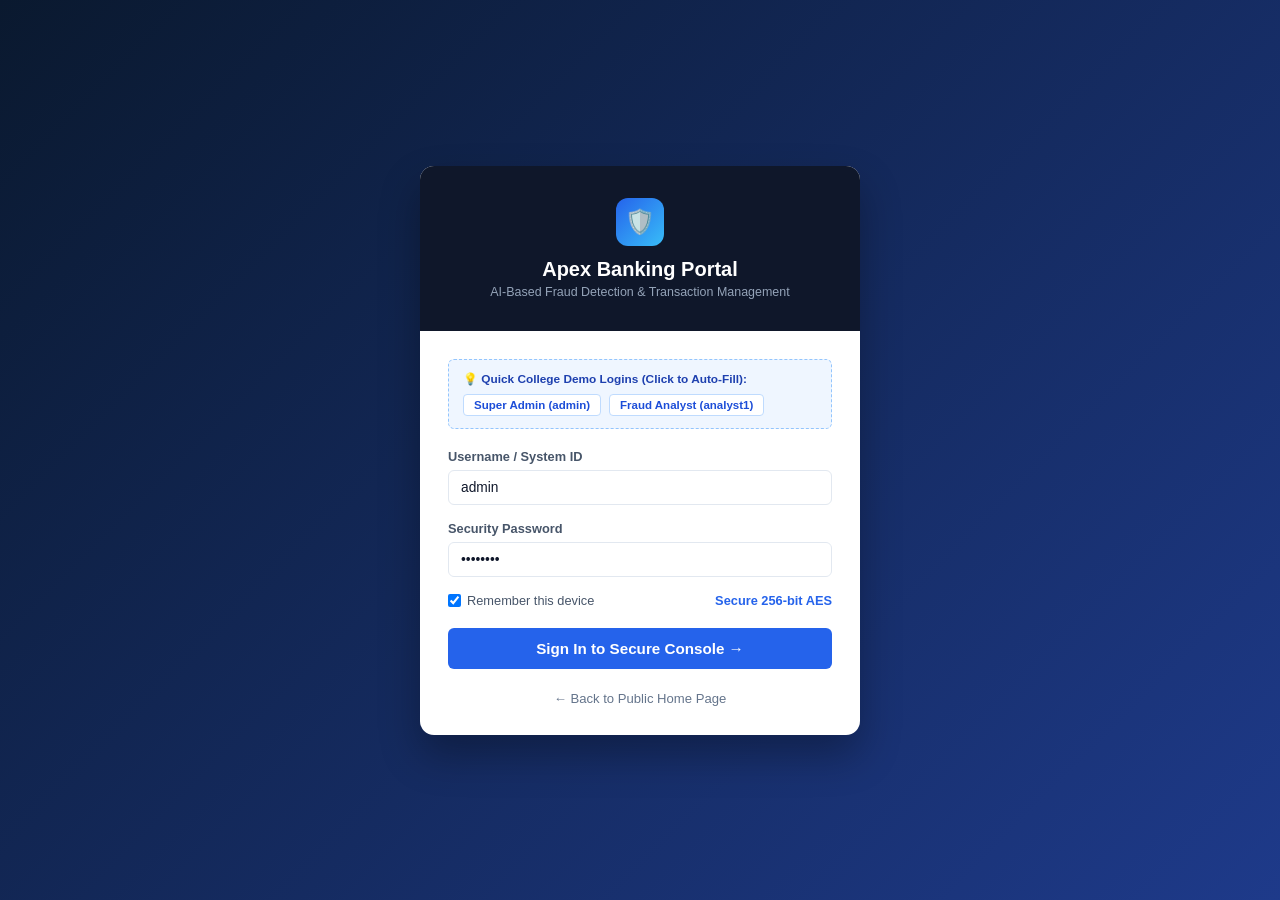
<file: login.html>
<!DOCTYPE html>
<html lang="en">
<head>
    <meta charset="UTF-8">
    <meta name="viewport" content="width=device-width, initial-scale=1.0">
    <title>Admin Sign In | Apex Financial Sentinel</title>
    <link rel="stylesheet" href="static/css/style.css">
    <link rel="stylesheet" href="static/css/components.css">
</head>
<body style="display: block;">

    <div class="login-wrapper">
        <div class="login-card">
            <!-- Header -->
            <div class="login-header">
                <div class="logo-badge">🛡️</div>
                <h2>Apex Banking Portal</h2>
                <p>AI-Based Fraud Detection & Transaction Management</p>
            </div>

            <!-- Body -->
            <div class="login-body">
                <!-- Demo Quick Fill Box -->
                <div class="demo-account-box">
                    <p>💡 Quick College Demo Logins (Click to Auto-Fill):</p>
                    <div class="demo-pills">
                        <button type="button" class="demo-pill" onclick="fillCredentials('admin', 'admin123')">
                            Super Admin (admin)
                        </button>
                        <button type="button" class="demo-pill" onclick="fillCredentials('analyst1', 'analyst123')">
                            Fraud Analyst (analyst1)
                        </button>
                    </div>
                </div>

                <form id="login-form">
                    <div class="form-group">
                        <label for="username">Username / System ID</label>
                        <input type="text" id="username" class="form-control" placeholder="Enter username" required value="admin">
                    </div>

                    <div class="form-group">
                        <label for="password">Security Password</label>
                        <input type="password" id="password" class="form-control" placeholder="Enter password" required value="admin123">
                    </div>

                    <div style="display: flex; justify-content: space-between; align-items: center; margin-bottom: 20px; font-size: 0.8rem;">
                        <label style="display: flex; align-items: center; gap: 6px; cursor: pointer; color: #475569;">
                            <input type="checkbox" checked> Remember this device
                        </label>
                        <span style="color: #2563eb; font-weight: 600;">Secure 256-bit AES</span>
                    </div>

                    <button type="submit" class="btn btn-primary" style="width: 100%; justify-content: center; padding: 12px; font-size: 0.95rem;">
                        Sign In to Secure Console →
                    </button>
                </form>

                <div style="margin-top: 20px; text-align: center;">
                    <a href="index.html" style="font-size: 0.82rem; color: #64748b; text-decoration: none;">
                        ← Back to Public Home Page
                    </a>
                </div>
            </div>
        </div>
    </div>

    <script src="static/js/data-store.js"></script>
    <script src="static/js/api.js"></script>
    <script>
        function fillCredentials(user, pass) {
            document.getElementById('username').value = user;
            document.getElementById('password').value = pass;
            UI.showToast(`Auto-filled ${user} credentials!`, 'info');
        }

        document.getElementById('login-form').addEventListener('submit', function(e) {
            e.preventDefault();
            const username = document.getElementById('username').value.trim();
            const password = document.getElementById('password').value.trim();

            const result = DB_STORE.login(username, password);
            if (result.success) {
                UI.showToast('Login successful! Redirecting to Dashboard...', 'success');
                setTimeout(() => {
                    window.location.href = 'dashboard.html';
                }, 600);
            } else {
                UI.showToast(result.message, 'error');
            }
        });
    </script>
</body>
</html>
</file>
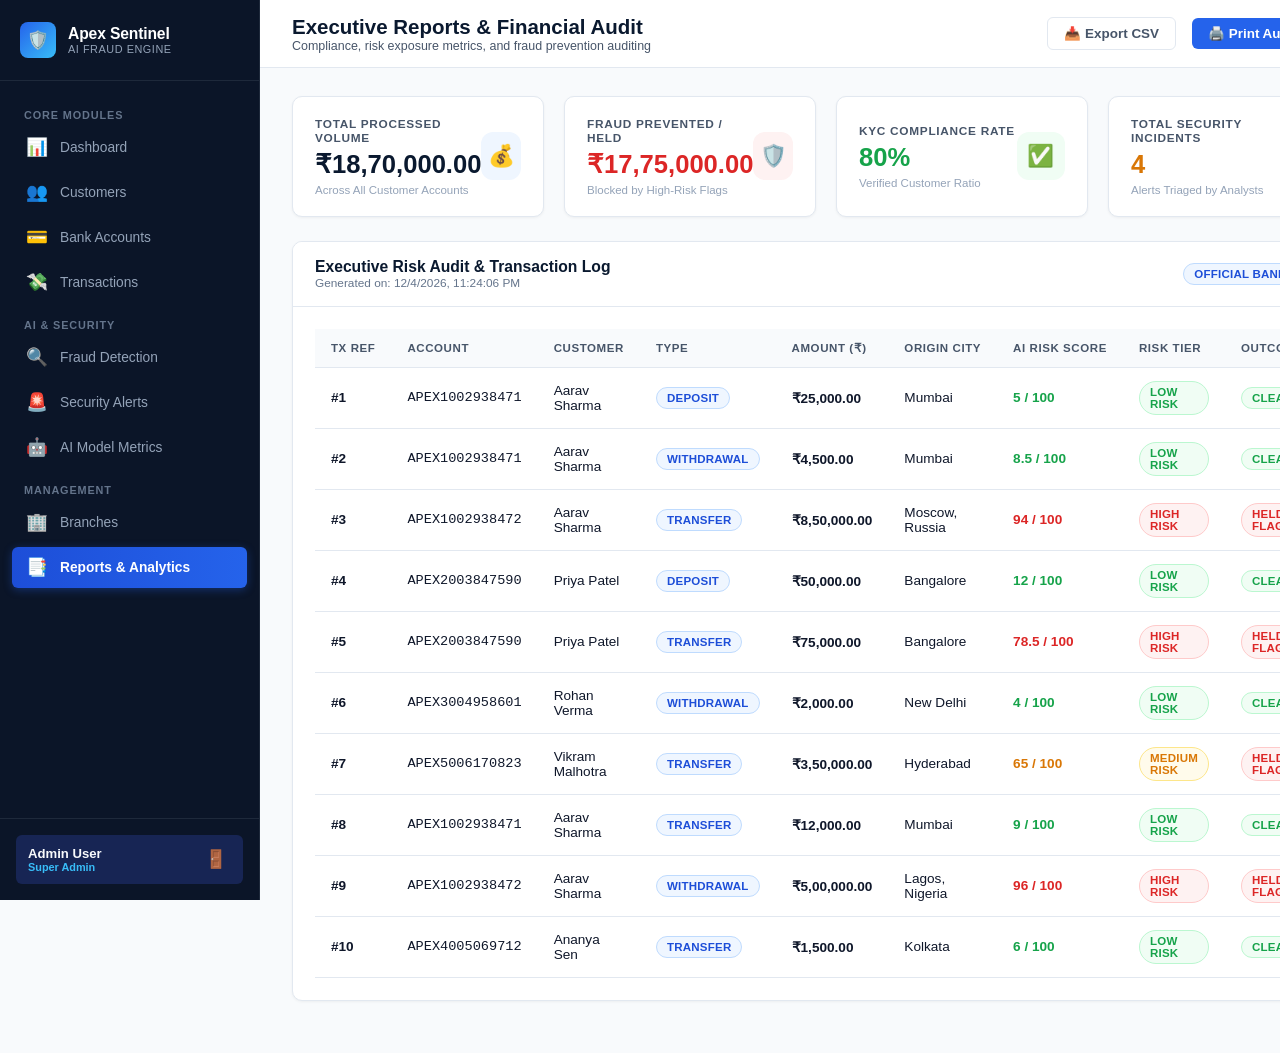
<file: reports.html>
<!DOCTYPE html>
<html lang="en">
<head>
    <meta charset="UTF-8">
    <meta name="viewport" content="width=device-width, initial-scale=1.0">
    <title>Reports & Analytics | Apex Banking Sentinel</title>
    <link rel="stylesheet" href="static/css/style.css">
    <link rel="stylesheet" href="static/css/components.css">
</head>
<body>

    <div class="app-container">
        <!-- Sidebar Navigation -->
        <aside class="app-sidebar">
            <div class="sidebar-header">
                <div class="logo-badge">🛡️</div>
                <div>
                    <h2>Apex Sentinel</h2>
                    <p>AI Fraud Engine</p>
                </div>
            </div>

            <nav class="sidebar-nav">
                <div class="nav-section-title">Core Modules</div>
                <a href="dashboard.html" class="nav-link">
                    <span class="nav-icon">📊</span>
                    <span>Dashboard</span>
                </a>
                <a href="customers.html" class="nav-link">
                    <span class="nav-icon">👥</span>
                    <span>Customers</span>
                </a>
                <a href="accounts.html" class="nav-link">
                    <span class="nav-icon">💳</span>
                    <span>Bank Accounts</span>
                </a>
                <a href="transactions.html" class="nav-link">
                    <span class="nav-icon">💸</span>
                    <span>Transactions</span>
                </a>

                <div class="nav-section-title">AI & Security</div>
                <a href="fraud-detection.html" class="nav-link">
                    <span class="nav-icon">🔍</span>
                    <span>Fraud Detection</span>
                </a>
                <a href="alerts.html" class="nav-link">
                    <span class="nav-icon">🚨</span>
                    <span>Security Alerts</span>
                </a>
                <a href="ai-models.html" class="nav-link">
                    <span class="nav-icon">🤖</span>
                    <span>AI Model Metrics</span>
                </a>

                <div class="nav-section-title">Management</div>
                <a href="branches.html" class="nav-link">
                    <span class="nav-icon">🏢</span>
                    <span>Branches</span>
                </a>
                <a href="reports.html" class="nav-link active">
                    <span class="nav-icon">📑</span>
                    <span>Reports & Analytics</span>
                </a>
            </nav>

            <div class="sidebar-footer">
                <div class="user-profile-badge">
                    <div class="user-info">
                        <div class="name" id="user-display-name">Admin User</div>
                        <div class="role" id="user-display-role">Super Admin</div>
                    </div>
                    <button class="logout-btn" title="Sign Out" onclick="DB_STORE.logout()">🚪</button>
                </div>
            </div>
        </aside>

        <!-- Main Body -->
        <main class="app-main">
            <!-- Top Navbar -->
            <header class="top-navbar">
                <div class="page-title">
                    <h1>Executive Reports & Financial Audit</h1>
                    <p>Compliance, risk exposure metrics, and fraud prevention auditing</p>
                </div>
                <div class="navbar-actions">
                    <button class="btn btn-outline" onclick="exportCSV()">
                        📥 Export CSV
                    </button>
                    <button class="btn btn-primary" onclick="window.print()">
                        🖨️ Print Audit Report
                    </button>
                </div>
            </header>

            <div class="content-container">
                <!-- Summary KPI Row -->
                <div class="grid-4">
                    <div class="stat-card">
                        <div class="stat-info">
                            <div class="stat-label">Total Processed Volume</div>
                            <div class="stat-value" id="rep-total-volume">₹0</div>
                            <div class="stat-sub">Across All Customer Accounts</div>
                        </div>
                        <div class="stat-icon blue">💰</div>
                    </div>

                    <div class="stat-card">
                        <div class="stat-info">
                            <div class="stat-label">Fraud Prevented / Held</div>
                            <div class="stat-value" id="rep-prevented-val" style="color: #dc2626;">₹0</div>
                            <div class="stat-sub">Blocked by High-Risk Flags</div>
                        </div>
                        <div class="stat-icon red">🛡️</div>
                    </div>

                    <div class="stat-card">
                        <div class="stat-info">
                            <div class="stat-label">KYC Compliance Rate</div>
                            <div class="stat-value" id="rep-kyc-rate" style="color: #16a34a;">0%</div>
                            <div class="stat-sub">Verified Customer Ratio</div>
                        </div>
                        <div class="stat-icon green">✅</div>
                    </div>

                    <div class="stat-card">
                        <div class="stat-info">
                            <div class="stat-label">Total Security Incidents</div>
                            <div class="stat-value" id="rep-alerts-total" style="color: #d97706;">0</div>
                            <div class="stat-sub">Alerts Triaged by Analysts</div>
                        </div>
                        <div class="stat-icon amber">🚨</div>
                    </div>
                </div>

                <!-- Printable Audit Card -->
                <div class="card">
                    <div class="card-header">
                        <div>
                            <h3>Executive Risk Audit & Transaction Log</h3>
                            <p style="font-size: 0.74rem; color: #64748b;">Generated on: <span id="report-timestamp"></span></p>
                        </div>
                        <span class="badge badge-blue">Official Bank Audit</span>
                    </div>
                    <div class="card-body">
                        <div class="table-responsive">
                            <table class="data-table">
                                <thead>
                                    <tr>
                                        <th>Tx Ref</th>
                                        <th>Account</th>
                                        <th>Customer</th>
                                        <th>Type</th>
                                        <th>Amount (₹)</th>
                                        <th>Origin City</th>
                                        <th>AI Risk Score</th>
                                        <th>Risk Tier</th>
                                        <th>Outcome</th>
                                    </tr>
                                </thead>
                                <tbody id="report-table-tbody">
                                    <!-- Populated dynamically -->
                                </tbody>
                            </table>
                        </div>
                    </div>
                </div>
            </div>
        </main>
    </div>

    <script src="static/js/data-store.js"></script>
    <script src="static/js/api.js"></script>
    <script>
        document.getElementById('report-timestamp').textContent = new Date().toLocaleString();

        const txs = DB_STORE.getTransactions();
        const frauds = DB_STORE.getFraudRecords();
        const customers = DB_STORE.getCustomers();
        const alerts = DB_STORE.getAlerts();

        // Calculate KPI summaries
        const totalVol = txs.reduce((sum, t) => sum + (parseFloat(t.amount) || 0), 0);
        const preventedVol = txs.filter(t => t.transaction_status === 'FLAGGED')
                                .reduce((sum, t) => sum + (parseFloat(t.amount) || 0), 0);

        const verifiedCustomers = customers.filter(c => c.kyc_status === 'VERIFIED').length;
        const kycRate = customers.length ? Math.round((verifiedCustomers / customers.length) * 100) : 0;

        document.getElementById('rep-total-volume').textContent = UI.formatCurrency(totalVol);
        document.getElementById('rep-prevented-val').textContent = UI.formatCurrency(preventedVol);
        document.getElementById('rep-kyc-rate').textContent = `${kycRate}%`;
        document.getElementById('rep-alerts-total').textContent = alerts.length;

        // Populate Table
        const tbody = document.getElementById('report-table-tbody');
        tbody.innerHTML = txs.map(t => {
            const f = frauds.find(item => item.transaction_id === t.transaction_id) || {
                fraud_score: 5.0,
                risk_level: 'LOW'
            };

            return `
                <tr>
                    <td style="font-weight: 700;">#${t.transaction_id}</td>
                    <td style="font-family: monospace;">${t.account_number}</td>
                    <td>${t.customer_name}</td>
                    <td><span class="badge badge-blue">${t.transaction_type}</span></td>
                    <td style="font-weight: 700;">${UI.formatCurrency(t.amount)}</td>
                    <td>${t.location}</td>
                    <td style="font-weight: 800; color: ${f.risk_level === 'HIGH' ? '#dc2626' : (f.risk_level === 'MEDIUM' ? '#d97706' : '#16a34a')};">
                        ${f.fraud_score} / 100
                    </td>
                    <td>${UI.formatRiskBadge(f.risk_level)}</td>
                    <td>
                        ${t.transaction_status === 'FLAGGED' ? '<span class="badge badge-high">HELD / FLAGGED</span>' : 
                         (t.transaction_status === 'PENDING' ? '<span class="badge badge-medium">PENDING</span>' : '<span class="badge badge-low">CLEARED</span>')}
                    </td>
                </tr>
            `;
        }).join('');

        // Export CSV Simulation
        function exportCSV() {
            let csvContent = "data:text/csv;charset=utf-8,";
            csvContent += "Transaction_ID,Account_Number,Customer_Name,Type,Amount,Location,Status,Date\n";

            txs.forEach(t => {
                csvContent += `${t.transaction_id},${t.account_number},"${t.customer_name}",${t.transaction_type},${t.amount},"${t.location}",${t.transaction_status},${t.transaction_date}\n`;
            });

            const encodedUri = encodeURI(csvContent);
            const link = document.createElement("a");
            link.setAttribute("href", encodedUri);
            link.setAttribute("download", `Apex_Financial_Audit_Report_${new Date().toISOString().split('T')[0]}.csv`);
            document.body.appendChild(link);
            link.click();
            link.remove();
            UI.showToast('Audit CSV report downloaded!', 'success');
        }
    </script>
</body>
</html>
</file>
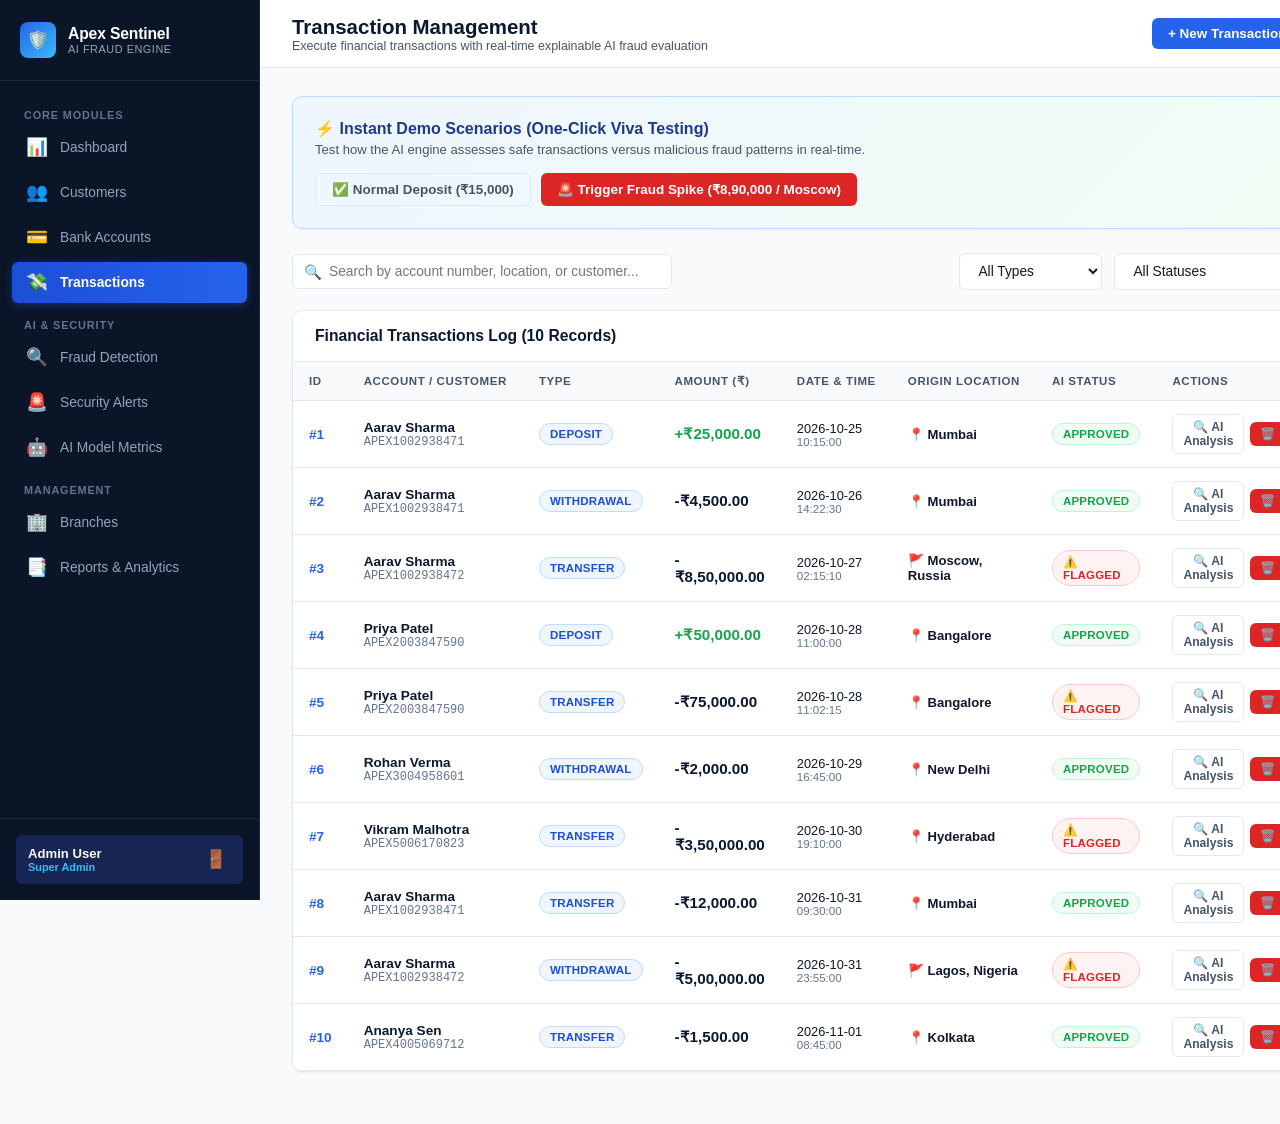
<file: transactions.html>
<!DOCTYPE html>
<html lang="en">
<head>
    <meta charset="UTF-8">
    <meta name="viewport" content="width=device-width, initial-scale=1.0">
    <title>Transaction Management | Apex Banking Sentinel</title>
    <link rel="stylesheet" href="static/css/style.css">
    <link rel="stylesheet" href="static/css/components.css">
</head>
<body>

    <div class="app-container">
        <!-- Sidebar Navigation -->
        <aside class="app-sidebar">
            <div class="sidebar-header">
                <div class="logo-badge">🛡️</div>
                <div>
                    <h2>Apex Sentinel</h2>
                    <p>AI Fraud Engine</p>
                </div>
            </div>

            <nav class="sidebar-nav">
                <div class="nav-section-title">Core Modules</div>
                <a href="dashboard.html" class="nav-link">
                    <span class="nav-icon">📊</span>
                    <span>Dashboard</span>
                </a>
                <a href="customers.html" class="nav-link">
                    <span class="nav-icon">👥</span>
                    <span>Customers</span>
                </a>
                <a href="accounts.html" class="nav-link">
                    <span class="nav-icon">💳</span>
                    <span>Bank Accounts</span>
                </a>
                <a href="transactions.html" class="nav-link active">
                    <span class="nav-icon">💸</span>
                    <span>Transactions</span>
                </a>

                <div class="nav-section-title">AI & Security</div>
                <a href="fraud-detection.html" class="nav-link">
                    <span class="nav-icon">🔍</span>
                    <span>Fraud Detection</span>
                </a>
                <a href="alerts.html" class="nav-link">
                    <span class="nav-icon">🚨</span>
                    <span>Security Alerts</span>
                </a>
                <a href="ai-models.html" class="nav-link">
                    <span class="nav-icon">🤖</span>
                    <span>AI Model Metrics</span>
                </a>

                <div class="nav-section-title">Management</div>
                <a href="branches.html" class="nav-link">
                    <span class="nav-icon">🏢</span>
                    <span>Branches</span>
                </a>
                <a href="reports.html" class="nav-link">
                    <span class="nav-icon">📑</span>
                    <span>Reports & Analytics</span>
                </a>
            </nav>

            <div class="sidebar-footer">
                <div class="user-profile-badge">
                    <div class="user-info">
                        <div class="name" id="user-display-name">Admin User</div>
                        <div class="role" id="user-display-role">Super Admin</div>
                    </div>
                    <button class="logout-btn" title="Sign Out" onclick="DB_STORE.logout()">🚪</button>
                </div>
            </div>
        </aside>

        <!-- Main Body -->
        <main class="app-main">
            <!-- Top Navbar -->
            <header class="top-navbar">
                <div class="page-title">
                    <h1>Transaction Management</h1>
                    <p>Execute financial transactions with real-time explainable AI fraud evaluation</p>
                </div>
                <div class="navbar-actions">
                    <button class="btn btn-primary" onclick="openTxModal()">
                        + New Transaction
                    </button>
                </div>
            </header>

            <div class="content-container">
                <!-- Simulation Quick Action Banner -->
                <div class="card" style="background: linear-gradient(135deg, #eff6ff, #f0fdf4); border-color: #bfdbfe; margin-bottom: 24px;">
                    <div class="card-body" style="display: flex; justify-content: space-between; align-items: center; flex-wrap: wrap; gap: 16px;">
                        <div>
                            <h4 style="color: #1e3a8a; margin-bottom: 4px;">⚡ Instant Demo Scenarios (One-Click Viva Testing)</h4>
                            <p style="font-size: 0.82rem; color: #475569;">
                                Test how the AI engine assesses safe transactions versus malicious fraud patterns in real-time.
                            </p>
                        </div>
                        <div style="display: flex; gap: 10px;">
                            <button class="btn btn-outline" onclick="simulateScenario('NORMAL')">
                                ✅ Normal Deposit (₹15,000)
                            </button>
                            <button class="btn btn-danger" onclick="simulateScenario('ATTACK')">
                                🚨 Trigger Fraud Spike (₹8,90,000 / Moscow)
                            </button>
                        </div>
                    </div>
                </div>

                <!-- Toolbar: Search and Filter -->
                <div class="toolbar-bar">
                    <div class="search-input-wrapper">
                        <span class="search-icon">🔍</span>
                        <input type="text" id="tx-search" placeholder="Search by account number, location, or customer..." oninput="filterTransactions()">
                    </div>
                    <div style="display: flex; gap: 12px; align-items: center;">
                        <select id="type-filter" class="filter-select" onchange="filterTransactions()">
                            <option value="ALL">All Types</option>
                            <option value="DEPOSIT">DEPOSIT</option>
                            <option value="WITHDRAWAL">WITHDRAWAL</option>
                            <option value="TRANSFER">TRANSFER</option>
                        </select>
                        <select id="status-filter" class="filter-select" onchange="filterTransactions()">
                            <option value="ALL">All Statuses</option>
                            <option value="SUCCESS">SUCCESS</option>
                            <option value="FLAGGED">FLAGGED (High Risk)</option>
                            <option value="PENDING">PENDING</option>
                        </select>
                    </div>
                </div>

                <!-- Transaction Table Card -->
                <div class="card">
                    <div class="card-header">
                        <h3>Financial Transactions Log (<span id="tx-count">0</span> Records)</h3>
                    </div>
                    <div class="table-responsive">
                        <table class="data-table">
                            <thead>
                                <tr>
                                    <th>ID</th>
                                    <th>Account / Customer</th>
                                    <th>Type</th>
                                    <th>Amount (₹)</th>
                                    <th>Date & Time</th>
                                    <th>Origin Location</th>
                                    <th>AI Status</th>
                                    <th>Actions</th>
                                </tr>
                            </thead>
                            <tbody id="transactions-tbody">
                                <!-- Populated dynamically -->
                            </tbody>
                        </table>
                    </div>
                </div>
            </div>
        </main>
    </div>

    <!-- New Transaction Modal -->
    <div class="modal-overlay" id="tx-modal">
        <div class="modal-content">
            <div class="modal-header">
                <h4>Initiate Financial Transaction</h4>
                <button class="modal-close" onclick="closeTxModal()">✕</button>
            </div>
            <form id="tx-form" onsubmit="processTransaction(event)">
                <div class="modal-body">
                    <div class="form-group">
                        <label for="tx-account-id">Select Bank Account *</label>
                        <select id="tx-account-id" class="form-control" required onchange="updateAccountBalanceDisplay()">
                            <!-- Populated with accounts -->
                        </select>
                        <div id="balance-hint" style="font-size: 0.76rem; color: #1e40af; margin-top: 4px; font-weight: 600;"></div>
                    </div>

                    <div class="form-row">
                        <div class="form-group">
                            <label for="tx-type">Transaction Type *</label>
                            <select id="tx-type" class="form-control" required>
                                <option value="TRANSFER">TRANSFER</option>
                                <option value="DEPOSIT">DEPOSIT</option>
                                <option value="WITHDRAWAL">WITHDRAWAL</option>
                            </select>
                        </div>
                        <div class="form-group">
                            <label for="tx-amount">Amount (₹) *</label>
                            <input type="number" id="tx-amount" class="form-control" min="1" step="1" placeholder="e.g. 50000" required>
                        </div>
                    </div>

                    <div class="form-row">
                        <div class="form-group">
                            <label for="tx-location">Terminal / City Location *</label>
                            <input type="text" id="tx-location" class="form-control" placeholder="e.g. Mumbai, New Delhi, London" required value="Mumbai">
                        </div>
                        <div class="form-group">
                            <label for="tx-branch-id">Processing Branch</label>
                            <select id="tx-branch-id" class="form-control">
                                <!-- Populated with branches -->
                            </select>
                        </div>
                    </div>

                    <div style="background: #f8fafc; border: 1px solid #e2e8f0; border-radius: 6px; padding: 10px 14px; font-size: 0.78rem; color: #64748b;">
                        ℹ️ <strong>Fraud Engine Active:</strong> Transactions over ₹1,00,000, rapid succession, or foreign IP locations will trigger automated risk scoring and alerts.
                    </div>
                </div>
                <div class="modal-footer">
                    <button type="button" class="btn btn-outline" onclick="closeTxModal()">Cancel</button>
                    <button type="submit" class="btn btn-primary" id="submit-tx-btn">Execute & Analyze</button>
                </div>
            </form>
        </div>
    </div>

    <!-- AI Evaluation Result Modal -->
    <div class="modal-overlay" id="eval-modal">
        <div class="modal-content">
            <div class="modal-header" style="background: #0f172a; color: white;">
                <h4 style="color: white;">AI Sentinel Fraud Evaluation Report</h4>
                <button class="modal-close" style="color: white;" onclick="closeEvalModal()">✕</button>
            </div>
            <div class="modal-body" id="eval-modal-body">
                <!-- Injected after transaction is scored -->
            </div>
            <div class="modal-footer">
                <button type="button" class="btn btn-primary" onclick="closeEvalModal()">Acknowledge & Close</button>
            </div>
        </div>
    </div>

    <script src="static/js/data-store.js"></script>
    <script src="static/js/api.js"></script>
    <script>
        let allTransactions = [];

        function renderTransactions(list) {
            const tbody = document.getElementById('transactions-tbody');
            document.getElementById('tx-count').textContent = list.length;

            if (list.length === 0) {
                tbody.innerHTML = `<tr><td colspan="8" style="text-align:center; padding: 32px; color: #94a3b8;">No matching transactions found.</td></tr>`;
                return;
            }

            tbody.innerHTML = list.map(t => `
                <tr>
                    <td style="font-weight: 700; color: #2563eb;">#${t.transaction_id}</td>
                    <td>
                        <div style="font-weight: 700; color: #0a192f;">${t.customer_name}</div>
                        <div style="font-family: monospace; font-size: 0.75rem; color: #64748b;">${t.account_number}</div>
                    </td>
                    <td><span class="badge badge-blue">${t.transaction_type}</span></td>
                    <td style="font-weight: 800; font-size: 0.95rem; color: ${t.transaction_type === 'DEPOSIT' ? '#16a34a' : '#0a192f'};">
                        ${t.transaction_type === 'DEPOSIT' ? '+' : '-'}${UI.formatCurrency(t.amount)}
                    </td>
                    <td style="font-size: 0.8rem;">
                        <div>${t.transaction_date}</div>
                        <div style="color: #64748b; font-size: 0.72rem;">${t.transaction_time}</div>
                    </td>
                    <td style="font-size: 0.82rem; font-weight: 600;">
                        ${t.location.includes('Russia') || t.location.includes('Nigeria') ? '🚩 ' + t.location : '📍 ' + t.location}
                    </td>
                    <td>
                        ${t.transaction_status === 'FLAGGED' ? '<span class="badge badge-high">⚠️ Flagged</span>' : 
                         (t.transaction_status === 'PENDING' ? '<span class="badge badge-medium">Pending Review</span>' : '<span class="badge badge-low">Approved</span>')}
                    </td>
                    <td>
                        <div class="action-buttons">
                            <button class="btn btn-outline btn-sm" onclick="viewFraudDetail(${t.transaction_id})" title="View Risk Analysis">🔍 AI Analysis</button>
                            <button class="btn btn-danger btn-sm" onclick="deleteTx(${t.transaction_id})" title="Delete">🗑️</button>
                        </div>
                    </td>
                </tr>
            `).join('');
        }

        function loadTransactions() {
            allTransactions = DB_STORE.getTransactions();
            filterTransactions();
            populateModalDropdowns();
        }

        function populateModalDropdowns() {
            const accounts = DB_STORE.getAccounts();
            const accSelect = document.getElementById('tx-account-id');
            accSelect.innerHTML = accounts.map(a => `
                <option value="${a.account_id}" data-balance="${a.balance}">
                    ${a.account_number} - ${a.customer_name} (${a.account_type} | Bal: ₹${a.balance.toLocaleString()})
                </option>
            `).join('');
            updateAccountBalanceDisplay();

            const branches = DB_STORE.getBranches();
            const branchSelect = document.getElementById('tx-branch-id');
            branchSelect.innerHTML = branches.map(b => `
                <option value="${b.branch_id}">${b.branch_name} (${b.city})</option>
            `).join('');
        }

        function updateAccountBalanceDisplay() {
            const select = document.getElementById('tx-account-id');
            const selectedOpt = select.options[select.selectedIndex];
            if (selectedOpt) {
                const balance = selectedOpt.getAttribute('data-balance');
                document.getElementById('balance-hint').textContent = `Current Available Balance: ₹${parseFloat(balance).toLocaleString()}`;
            }
        }

        function filterTransactions() {
            const query = document.getElementById('tx-search').value.toLowerCase().trim();
            const type = document.getElementById('type-filter').value;
            const status = document.getElementById('status-filter').value;

            const filtered = allTransactions.filter(t => {
                const matchesQuery = t.account_number.toLowerCase().includes(query) || 
                                     t.customer_name.toLowerCase().includes(query) || 
                                     t.location.toLowerCase().includes(query);
                const matchesType = (type === 'ALL') || (t.transaction_type === type);
                const matchesStatus = (status === 'ALL') || (t.transaction_status === status);
                return matchesQuery && matchesType && matchesStatus;
            });

            renderTransactions(filtered);
        }

        function openTxModal() {
            document.getElementById('tx-modal').classList.add('active');
            populateModalDropdowns();
        }

        function closeTxModal() {
            document.getElementById('tx-modal').classList.remove('active');
            document.getElementById('tx-form').reset();
        }

        function closeEvalModal() {
            document.getElementById('eval-modal').classList.remove('active');
        }

        function processTransaction(e) {
            e.preventDefault();

            const txData = {
                account_id: document.getElementById('tx-account-id').value,
                transaction_type: document.getElementById('tx-type').value,
                amount: document.getElementById('tx-amount').value,
                location: document.getElementById('tx-location').value.trim(),
                branch_id: document.getElementById('tx-branch-id').value
            };

            try {
                const result = DB_STORE.addTransaction(txData);
                closeTxModal();
                loadTransactions();

                // Display evaluation modal with transparent explainable AI details
                showEvaluationReport(result);
            } catch (err) {
                UI.showToast(err.message, 'error');
            }
        }

        function showEvaluationReport(result) {
            const evalModal = document.getElementById('eval-modal');
            const body = document.getElementById('eval-modal-body');
            const f = result.fraud;
            const evalRes = result.evaluation;

            const isHigh = evalRes.risk_level === 'HIGH';
            const isMed = evalRes.risk_level === 'MEDIUM';

            body.innerHTML = `
                <div style="text-align: center; margin-bottom: 20px;">
                    <div style="font-size: 2.4rem; font-weight: 800; color: ${isHigh ? '#dc2626' : (isMed ? '#d97706' : '#16a34a')};">
                        ${evalRes.fraud_score} / 100
                    </div>
                    <div style="margin-top: 4px;">
                        ${evalRes.risk_level === 'HIGH' ? '<span class="badge badge-high">High Fraud Risk</span>' : 
                         (evalRes.risk_level === 'MEDIUM' ? '<span class="badge badge-medium">Medium Risk</span>' : '<span class="badge badge-low">Low Risk - Legitimate</span>')}
                    </div>
                </div>

                <div class="risk-meter" style="height: 10px; margin-bottom: 20px;">
                    <div class="risk-meter-fill ${evalRes.risk_level.toLowerCase()}" style="width: ${evalRes.fraud_score}%;"></div>
                </div>

                <div style="background: #f8fafc; border: 1px solid #e2e8f0; border-radius: 8px; padding: 14px; margin-bottom: 16px;">
                    <h5 style="color: #0f172a; margin-bottom: 6px; font-size: 0.88rem;">💡 Explainable AI Decision Factor:</h5>
                    <p style="font-size: 0.82rem; color: #475569; line-height: 1.5;">${evalRes.reasons}</p>
                </div>

                <div style="display: grid; grid-template-columns: 1fr 1fr; gap: 12px; font-size: 0.82rem;">
                    <div><strong>Transaction ID:</strong> #${result.transaction.transaction_id}</div>
                    <div><strong>Amount:</strong> ₹${parseFloat(result.transaction.amount).toLocaleString()}</div>
                    <div><strong>Origin Location:</strong> ${result.transaction.location}</div>
                    <div><strong>Assigned Status:</strong> ${result.transaction.transaction_status}</div>
                </div>

                ${isHigh ? `
                    <div style="margin-top: 16px; padding: 10px 14px; background: #fef2f2; border: 1px solid #fecaca; border-radius: 6px; color: #b91c1c; font-size: 0.78rem;">
                        🚨 <strong>Security Action:</strong> High-priority security alert has been dispatched to Fraud Analyst inbox. Account balance was kept safe.
                    </div>
                ` : ''}
            `;

            evalModal.classList.add('active');
        }

        function viewFraudDetail(txId) {
            const frauds = DB_STORE.getFraudRecords();
            const txs = DB_STORE.getTransactions();
            const fraud = frauds.find(f => f.transaction_id === txId);
            const tx = txs.find(t => t.transaction_id === txId);

            if (!fraud || !tx) {
                UI.showToast('No fraud record found for this transaction.', 'warning');
                return;
            }

            showEvaluationReport({
                transaction: tx,
                fraud: fraud,
                evaluation: {
                    fraud_score: fraud.fraud_score,
                    risk_level: fraud.risk_level,
                    reasons: fraud.reasons || 'Historical transaction evaluation record.'
                }
            });
        }

        function simulateScenario(scenario) {
            const accounts = DB_STORE.getAccounts();
            if (!accounts.length) return;

            if (scenario === 'NORMAL') {
                document.getElementById('tx-amount').value = '15000';
                document.getElementById('tx-location').value = 'Mumbai';
                document.getElementById('tx-type').value = 'DEPOSIT';
                openTxModal();
                UI.showToast('Pre-filled standard legitimate transaction!', 'info');
            } else if (scenario === 'ATTACK') {
                document.getElementById('tx-amount').value = '890000';
                document.getElementById('tx-location').value = 'Moscow, Russia';
                document.getElementById('tx-type').value = 'TRANSFER';
                openTxModal();
                UI.showToast('Pre-filled suspicious high-value foreign attack pattern!', 'warning');
            }
        }

        function deleteTx(id) {
            if (confirm('Delete this transaction record?')) {
                DB_STORE.deleteTransaction(id);
                UI.showToast('Transaction removed.', 'info');
                loadTransactions();
            }
        }

        // Check URL params for direct action
        const urlParams = new URLSearchParams(window.location.search);
        if (urlParams.get('action') === 'new') {
            setTimeout(openTxModal, 300);
        }

        loadTransactions();
    </script>
</body>
</html>
</file>
<file: static/css/style.css>
/* ==========================================================================
   AI Fraud Detection & Financial Transaction Management System
   Theme: Executive Banking (Deep Navy, Royal Blue & Clean White)
   ========================================================================== */

:root {
    --primary-navy: #0a192f;
    --navy-light: #172a45;
    --primary-blue: #1e3a8a;
    --accent-blue: #2563eb;
    --accent-hover: #1d4ed8;
    --accent-cyan: #0284c7;
    --light-bg: #f8fafc;
    --card-bg: #ffffff;
    --sidebar-bg: #0b1528;
    --sidebar-hover: #172554;
    --sidebar-border: #1e293b;
    --border-color: #e2e8f0;
    
    --text-primary: #0f172a;
    --text-secondary: #475569;
    --text-muted: #94a3b8;
    --text-light: #f8fafc;
    
    --risk-high: #dc2626;
    --risk-high-bg: #fef2f2;
    --risk-medium: #d97706;
    --risk-medium-bg: #fffbeb;
    --risk-low: #16a34a;
    --risk-low-bg: #f0fdf4;
    
    --shadow-sm: 0 1px 3px rgba(0,0,0,0.05);
    --shadow-md: 0 4px 6px -1px rgba(0, 0, 0, 0.08), 0 2px 4px -2px rgba(0, 0, 0, 0.06);
    --shadow-lg: 0 10px 25px -5px rgba(0, 0, 0, 0.08), 0 8px 10px -6px rgba(0, 0, 0, 0.06);
    
    --radius-sm: 6px;
    --radius-md: 10px;
    --radius-lg: 14px;
    --transition: all 0.2s cubic-bezier(0.4, 0, 0.2, 1);
}

* {
    margin: 0;
    padding: 0;
    box-sizing: border-box;
    font-family: -apple-system, BlinkMacSystemFont, "Segoe UI", Roboto, "Helvetica Neue", Arial, sans-serif;
}

body {
    background-color: var(--light-bg);
    color: var(--text-primary);
    min-height: 100vh;
}

/* ==========================================================================
   PUBLIC PAGES (Landing & Login)
   ========================================================================== */

.landing-nav {
    display: flex;
    justify-content: space-between;
    align-items: center;
    padding: 20px 48px;
    background: #ffffff;
    border-bottom: 1px solid var(--border-color);
    position: sticky;
    top: 0;
    z-index: 100;
}

.brand-logo {
    display: flex;
    align-items: center;
    gap: 12px;
    text-decoration: none;
    color: var(--primary-navy);
}

.brand-icon {
    width: 40px;
    height: 40px;
    border-radius: 10px;
    background: linear-gradient(135deg, #1e3a8a, #2563eb);
    color: white;
    display: flex;
    align-items: center;
    justify-content: center;
    font-size: 1.25rem;
    font-weight: 800;
    box-shadow: 0 4px 10px rgba(37, 99, 235, 0.3);
}

.brand-text h1 {
    font-size: 1.15rem;
    font-weight: 800;
    letter-spacing: -0.02em;
    color: var(--primary-navy);
}

.brand-text p {
    font-size: 0.72rem;
    color: var(--text-muted);
    font-weight: 600;
    text-transform: uppercase;
    letter-spacing: 0.05em;
}

.landing-hero {
    padding: 80px 48px 60px;
    max-width: 1200px;
    margin: 0 auto;
    display: grid;
    grid-template-columns: 1.2fr 0.8fr;
    gap: 60px;
    align-items: center;
}

.hero-tag {
    display: inline-flex;
    align-items: center;
    gap: 8px;
    background: #eff6ff;
    color: #1d4ed8;
    padding: 6px 14px;
    border-radius: 20px;
    font-size: 0.78rem;
    font-weight: 700;
    text-transform: uppercase;
    letter-spacing: 0.06em;
    margin-bottom: 20px;
    border: 1px solid #bfdbfe;
}

.hero-title {
    font-size: 2.8rem;
    font-weight: 800;
    line-height: 1.15;
    color: var(--primary-navy);
    margin-bottom: 20px;
    letter-spacing: -0.03em;
}

.hero-title span {
    background: linear-gradient(135deg, #2563eb, #0284c7);
    -webkit-background-clip: text;
    -webkit-text-fill-color: transparent;
}

.hero-subtitle {
    font-size: 1.05rem;
    color: var(--text-secondary);
    line-height: 1.6;
    margin-bottom: 32px;
}

.hero-cta {
    display: flex;
    gap: 16px;
    align-items: center;
}

.hero-card {
    background: white;
    border: 1px solid var(--border-color);
    border-radius: var(--radius-lg);
    padding: 30px;
    box-shadow: var(--shadow-lg);
    position: relative;
}

.hero-card::before {
    content: '';
    position: absolute;
    top: 0;
    left: 0;
    right: 0;
    height: 4px;
    background: linear-gradient(90deg, #2563eb, #38bdf8);
    border-radius: var(--radius-lg) var(--radius-lg) 0 0;
}

.feature-grid {
    max-width: 1200px;
    margin: 40px auto 80px;
    padding: 0 48px;
    display: grid;
    grid-template-columns: repeat(3, 1fr);
    gap: 28px;
}

.feature-card {
    background: white;
    border: 1px solid var(--border-color);
    border-radius: var(--radius-md);
    padding: 28px;
    transition: var(--transition);
}

.feature-card:hover {
    transform: translateY(-4px);
    box-shadow: var(--shadow-md);
    border-color: #bfdbfe;
}

.feature-icon {
    width: 46px;
    height: 46px;
    border-radius: 10px;
    display: flex;
    align-items: center;
    justify-content: center;
    font-size: 1.3rem;
    margin-bottom: 18px;
    background: #eff6ff;
    color: #2563eb;
}

.feature-card h3 {
    font-size: 1.1rem;
    font-weight: 700;
    color: var(--primary-navy);
    margin-bottom: 10px;
}

.feature-card p {
    font-size: 0.88rem;
    color: var(--text-secondary);
    line-height: 1.5;
}

/* ==========================================================================
   APP SHELL / ADMIN LAYOUT
   ========================================================================== */

.app-container {
    display: flex;
    min-height: 100vh;
}

.app-sidebar {
    width: 260px;
    background-color: var(--sidebar-bg);
    color: var(--text-light);
    display: flex;
    flex-direction: column;
    position: fixed;
    height: 100vh;
    left: 0;
    top: 0;
    z-index: 100;
    border-right: 1px solid var(--sidebar-border);
}

.sidebar-header {
    padding: 22px 20px;
    border-bottom: 1px solid var(--sidebar-border);
    display: flex;
    align-items: center;
    gap: 12px;
}

.sidebar-header .logo-badge {
    background: linear-gradient(135deg, #2563eb, #38bdf8);
    color: white;
    width: 36px;
    height: 36px;
    border-radius: 8px;
    display: flex;
    align-items: center;
    justify-content: center;
    font-weight: 800;
    font-size: 1.1rem;
}

.sidebar-header h2 {
    font-size: 0.98rem;
    font-weight: 700;
    color: #ffffff;
    letter-spacing: -0.01em;
}

.sidebar-header p {
    font-size: 0.68rem;
    color: #94a3b8;
    text-transform: uppercase;
    letter-spacing: 0.05em;
}

.sidebar-nav {
    flex: 1;
    padding: 16px 12px;
    overflow-y: auto;
}

.nav-section-title {
    font-size: 0.68rem;
    text-transform: uppercase;
    letter-spacing: 0.08em;
    color: #64748b;
    padding: 12px 12px 6px;
    font-weight: 700;
}

.nav-link {
    display: flex;
    align-items: center;
    gap: 12px;
    padding: 10px 14px;
    color: #94a3b8;
    text-decoration: none;
    border-radius: var(--radius-sm);
    font-size: 0.86rem;
    font-weight: 500;
    transition: var(--transition);
    margin-bottom: 4px;
}

.nav-link:hover {
    background-color: var(--sidebar-hover);
    color: #ffffff;
}

.nav-link.active {
    background: linear-gradient(90deg, #1d4ed8, #2563eb);
    color: #ffffff;
    font-weight: 600;
    box-shadow: 0 2px 8px rgba(37, 99, 235, 0.35);
}

.nav-link .nav-icon {
    font-size: 1.1rem;
    width: 22px;
    text-align: center;
    display: inline-block;
}

.sidebar-footer {
    padding: 16px;
    border-top: 1px solid var(--sidebar-border);
}

.user-profile-badge {
    display: flex;
    align-items: center;
    justify-content: space-between;
    background: #172554;
    padding: 10px 12px;
    border-radius: var(--radius-sm);
}

.user-info .name {
    font-size: 0.82rem;
    font-weight: 700;
    color: #f8fafc;
}

.user-info .role {
    font-size: 0.68rem;
    color: #38bdf8;
    font-weight: 600;
}

.logout-btn {
    background: transparent;
    border: none;
    color: #f87171;
    cursor: pointer;
    font-size: 1.1rem;
    padding: 4px;
    border-radius: 4px;
    transition: var(--transition);
}

.logout-btn:hover {
    color: #ef4444;
    transform: scale(1.1);
}

/* App Main Body */
.app-main {
    margin-left: 260px;
    flex: 1;
    min-height: 100vh;
    display: flex;
    flex-direction: column;
}

.top-navbar {
    height: 68px;
    background: #ffffff;
    border-bottom: 1px solid var(--border-color);
    display: flex;
    align-items: center;
    justify-content: space-between;
    padding: 0 32px;
    position: sticky;
    top: 0;
    z-index: 90;
}

.page-title h1 {
    font-size: 1.28rem;
    font-weight: 700;
    color: var(--primary-navy);
}

.page-title p {
    font-size: 0.78rem;
    color: var(--text-secondary);
}

.navbar-actions {
    display: flex;
    align-items: center;
    gap: 16px;
}

.live-indicator {
    display: flex;
    align-items: center;
    gap: 6px;
    font-size: 0.75rem;
    font-weight: 600;
    color: #16a34a;
    background: #f0fdf4;
    padding: 4px 10px;
    border-radius: 20px;
    border: 1px solid #bbf7d0;
}

.pulse-dot {
    width: 8px;
    height: 8px;
    border-radius: 50%;
    background: #16a34a;
    box-shadow: 0 0 0 0 rgba(22, 163, 74, 0.7);
    animation: pulse 1.8s infinite;
}

@keyframes pulse {
    0% { transform: scale(0.95); box-shadow: 0 0 0 0 rgba(22, 163, 74, 0.7); }
    70% { transform: scale(1); box-shadow: 0 0 0 6px rgba(22, 163, 74, 0); }
    100% { transform: scale(0.95); box-shadow: 0 0 0 0 rgba(22, 163, 74, 0); }
}

.content-container {
    padding: 28px 32px;
    flex: 1;
}

/* Responsive adjustments */
@media (max-width: 900px) {
    .landing-hero { grid-template-columns: 1fr; padding: 40px 24px; }
    .feature-grid { grid-template-columns: 1fr; padding: 0 24px; }
    .app-sidebar { width: 70px; }
    .sidebar-header h2, .sidebar-header p, .nav-section-title, .nav-link span, .user-info { display: none; }
    .app-main { margin-left: 70px; }
}
</file>
<file: static/css/components.css>
/* ==========================================================================
   UI Components (Cards, Tables, Modals, Badges, Buttons, Forms, Auth)
   ========================================================================== */

/* Grid Layouts */
.grid-4 {
    display: grid;
    grid-template-columns: repeat(auto-fit, minmax(220px, 1fr));
    gap: 20px;
    margin-bottom: 24px;
}

.grid-3 {
    display: grid;
    grid-template-columns: repeat(auto-fit, minmax(320px, 1fr));
    gap: 24px;
    margin-bottom: 24px;
}

.grid-2 {
    display: grid;
    grid-template-columns: 2fr 1fr;
    gap: 24px;
    margin-bottom: 24px;
}

.grid-2-equal {
    display: grid;
    grid-template-columns: 1fr 1fr;
    gap: 24px;
    margin-bottom: 24px;
}

/* Stat Cards */
.stat-card {
    background: var(--card-bg);
    border: 1px solid var(--border-color);
    border-radius: var(--radius-md);
    padding: 20px 22px;
    box-shadow: var(--shadow-sm);
    display: flex;
    align-items: center;
    justify-content: space-between;
    transition: var(--transition);
}

.stat-card:hover {
    box-shadow: var(--shadow-md);
    transform: translateY(-2px);
}

.stat-info .stat-label {
    font-size: 0.74rem;
    font-weight: 700;
    text-transform: uppercase;
    letter-spacing: 0.06em;
    color: var(--text-secondary);
    margin-bottom: 4px;
}

.stat-info .stat-value {
    font-size: 1.6rem;
    font-weight: 800;
    color: var(--primary-navy);
    line-height: 1.2;
}

.stat-info .stat-sub {
    font-size: 0.72rem;
    color: var(--text-muted);
    margin-top: 4px;
}

.stat-icon {
    width: 48px;
    height: 48px;
    border-radius: 12px;
    display: flex;
    align-items: center;
    justify-content: center;
    font-size: 1.35rem;
}

.stat-icon.blue { background: #eff6ff; color: #2563eb; }
.stat-icon.red { background: #fef2f2; color: #dc2626; }
.stat-icon.amber { background: #fffbeb; color: #d97706; }
.stat-icon.green { background: #f0fdf4; color: #16a34a; }
.stat-icon.indigo { background: #eef2ff; color: #4f46e5; }

/* Content Cards */
.card {
    background: var(--card-bg);
    border: 1px solid var(--border-color);
    border-radius: var(--radius-md);
    box-shadow: var(--shadow-sm);
    margin-bottom: 24px;
    overflow: hidden;
}

.card-header {
    padding: 16px 22px;
    border-bottom: 1px solid var(--border-color);
    display: flex;
    align-items: center;
    justify-content: space-between;
    background: #ffffff;
}

.card-header h3 {
    font-size: 0.98rem;
    font-weight: 700;
    color: var(--primary-navy);
}

.card-body {
    padding: 22px;
}

/* Toolbar & Filter Bar */
.toolbar-bar {
    display: flex;
    justify-content: space-between;
    align-items: center;
    gap: 16px;
    margin-bottom: 20px;
    flex-wrap: wrap;
}

.search-input-wrapper {
    position: relative;
    flex: 1;
    min-width: 250px;
    max-width: 380px;
}

.search-input-wrapper input {
    width: 100%;
    padding: 9px 14px 9px 36px;
    border: 1px solid var(--border-color);
    border-radius: var(--radius-sm);
    font-size: 0.86rem;
    transition: var(--transition);
}

.search-input-wrapper input:focus {
    border-color: var(--accent-blue);
    outline: none;
    box-shadow: 0 0 0 3px rgba(37, 99, 235, 0.12);
}

.search-input-wrapper .search-icon {
    position: absolute;
    left: 12px;
    top: 50%;
    transform: translateY(-50%);
    color: var(--text-muted);
    font-size: 0.9rem;
}

.filter-select {
    padding: 9px 14px;
    border: 1px solid var(--border-color);
    border-radius: var(--radius-sm);
    font-size: 0.86rem;
    color: var(--text-primary);
    background: white;
    cursor: pointer;
}

/* Data Tables */
.table-responsive {
    overflow-x: auto;
}

.data-table {
    width: 100%;
    border-collapse: collapse;
    text-align: left;
    font-size: 0.85rem;
}

.data-table th {
    background: #f8fafc;
    color: #475569;
    font-weight: 700;
    padding: 12px 16px;
    border-bottom: 1px solid var(--border-color);
    white-space: nowrap;
    text-transform: uppercase;
    font-size: 0.72rem;
    letter-spacing: 0.05em;
}

.data-table td {
    padding: 13px 16px;
    border-bottom: 1px solid var(--border-color);
    color: var(--text-primary);
    vertical-align: middle;
}

.data-table tbody tr:hover {
    background-color: #f8fafc;
}

/* Badges */
.badge {
    display: inline-flex;
    align-items: center;
    gap: 4px;
    padding: 4px 10px;
    border-radius: 20px;
    font-size: 0.72rem;
    font-weight: 700;
    letter-spacing: 0.02em;
    text-transform: uppercase;
}

.badge-high { background: var(--risk-high-bg); color: var(--risk-high); border: 1px solid #fecaca; }
.badge-medium { background: var(--risk-medium-bg); color: var(--risk-medium); border: 1px solid #fde68a; }
.badge-low { background: var(--risk-low-bg); color: var(--risk-low); border: 1px solid #bbf7d0; }
.badge-blue { background: #eff6ff; color: #1d4ed8; border: 1px solid #bfdbfe; }
.badge-gray { background: #f1f5f9; color: #64748b; border: 1px solid #e2e8f0; }

/* Buttons */
.btn {
    display: inline-flex;
    align-items: center;
    gap: 8px;
    padding: 8px 16px;
    font-size: 0.84rem;
    font-weight: 600;
    border-radius: var(--radius-sm);
    cursor: pointer;
    border: none;
    transition: var(--transition);
    text-decoration: none;
}

.btn-primary {
    background-color: var(--accent-blue);
    color: white;
}
.btn-primary:hover {
    background-color: var(--accent-hover);
    box-shadow: 0 4px 10px rgba(37, 99, 235, 0.25);
}

.btn-outline {
    background: transparent;
    border: 1px solid var(--border-color);
    color: var(--text-secondary);
}
.btn-outline:hover {
    background: #f8fafc;
    color: var(--text-primary);
    border-color: #cbd5e1;
}

.btn-danger {
    background: var(--risk-high);
    color: white;
}
.btn-danger:hover {
    background: #b91c1c;
}

.btn-success {
    background: var(--risk-low);
    color: white;
}
.btn-success:hover {
    background: #15803d;
}

.btn-sm {
    padding: 5px 10px;
    font-size: 0.76rem;
}

.action-buttons {
    display: flex;
    gap: 6px;
    align-items: center;
}

/* Modals */
.modal-overlay {
    position: fixed;
    top: 0;
    left: 0;
    width: 100vw;
    height: 100vh;
    background: rgba(15, 23, 42, 0.65);
    backdrop-filter: blur(4px);
    display: none;
    align-items: center;
    justify-content: center;
    z-index: 1000;
}

.modal-overlay.active {
    display: flex;
}

.modal-content {
    background: #ffffff;
    border-radius: var(--radius-lg);
    width: 90%;
    max-width: 560px;
    box-shadow: var(--shadow-lg);
    overflow: hidden;
    animation: modalPop 0.2s cubic-bezier(0.16, 1, 0.3, 1);
}

@keyframes modalPop {
    from { transform: scale(0.96); opacity: 0; }
    to { transform: scale(1); opacity: 1; }
}

.modal-header {
    padding: 18px 24px;
    border-bottom: 1px solid var(--border-color);
    display: flex;
    justify-content: space-between;
    align-items: center;
    background: #f8fafc;
}

.modal-header h4 {
    font-size: 1.05rem;
    font-weight: 700;
    color: var(--primary-navy);
}

.modal-close {
    background: none;
    border: none;
    font-size: 1.3rem;
    cursor: pointer;
    color: var(--text-muted);
}
.modal-close:hover { color: var(--text-primary); }

.modal-body {
    padding: 24px;
    max-height: 75vh;
    overflow-y: auto;
}

.modal-footer {
    padding: 14px 24px;
    border-top: 1px solid var(--border-color);
    display: flex;
    justify-content: flex-end;
    gap: 10px;
    background: #f8fafc;
}

/* Form Controls */
.form-group {
    margin-bottom: 16px;
}

.form-group label {
    display: block;
    font-size: 0.8rem;
    font-weight: 600;
    color: var(--text-secondary);
    margin-bottom: 6px;
}

.form-control {
    width: 100%;
    padding: 9px 12px;
    border: 1px solid var(--border-color);
    border-radius: var(--radius-sm);
    font-size: 0.86rem;
    color: var(--text-primary);
    background: #ffffff;
    transition: var(--transition);
}

.form-control:focus {
    outline: none;
    border-color: var(--accent-blue);
    box-shadow: 0 0 0 3px rgba(37, 99, 235, 0.12);
}

.form-row {
    display: grid;
    grid-template-columns: 1fr 1fr;
    gap: 16px;
}

/* Score Progress Bar */
.risk-meter {
    height: 8px;
    border-radius: 4px;
    background: #e2e8f0;
    overflow: hidden;
    margin-top: 6px;
}

.risk-meter-fill {
    height: 100%;
    border-radius: 4px;
    transition: width 0.4s ease;
}

.risk-meter-fill.high { background: var(--risk-high); }
.risk-meter-fill.medium { background: var(--risk-medium); }
.risk-meter-fill.low { background: var(--risk-low); }

/* Login Page Component */
.login-wrapper {
    min-height: 100vh;
    display: flex;
    align-items: center;
    justify-content: center;
    background: linear-gradient(135deg, #0a192f 0%, #1e3a8a 100%);
    padding: 24px;
}

.login-card {
    background: #ffffff;
    border-radius: var(--radius-lg);
    box-shadow: 0 20px 40px rgba(0, 0, 0, 0.3);
    width: 100%;
    max-width: 440px;
    overflow: hidden;
}

.login-header {
    background: #0f172a;
    color: white;
    padding: 32px 28px;
    text-align: center;
}

.login-header .logo-badge {
    width: 48px;
    height: 48px;
    background: linear-gradient(135deg, #2563eb, #38bdf8);
    border-radius: 12px;
    display: inline-flex;
    align-items: center;
    justify-content: center;
    font-size: 1.5rem;
    font-weight: 800;
    margin-bottom: 12px;
}

.login-header h2 {
    font-size: 1.25rem;
    font-weight: 700;
}

.login-header p {
    font-size: 0.78rem;
    color: #94a3b8;
    margin-top: 4px;
}

.login-body {
    padding: 28px;
}

.demo-account-box {
    background: #eff6ff;
    border: 1px dashed #93c5fd;
    border-radius: var(--radius-sm);
    padding: 12px 14px;
    margin-bottom: 20px;
}

.demo-account-box p {
    font-size: 0.74rem;
    color: #1e40af;
    margin-bottom: 8px;
    font-weight: 600;
}

.demo-pills {
    display: flex;
    gap: 8px;
}

.demo-pill {
    background: white;
    border: 1px solid #bfdbfe;
    color: #1d4ed8;
    padding: 4px 10px;
    border-radius: 4px;
    font-size: 0.72rem;
    font-weight: 600;
    cursor: pointer;
    transition: var(--transition);
}

.demo-pill:hover {
    background: #2563eb;
    color: white;
}

/* Report Print Styling */
@media print {
    .app-sidebar, .top-navbar, .toolbar-bar, .action-buttons, .btn {
        display: none !important;
    }
    .app-main {
        margin-left: 0 !important;
    }
    .content-container {
        padding: 0 !important;
    }
    .card {
        border: none !important;
        box-shadow: none !important;
    }
}
</file>
